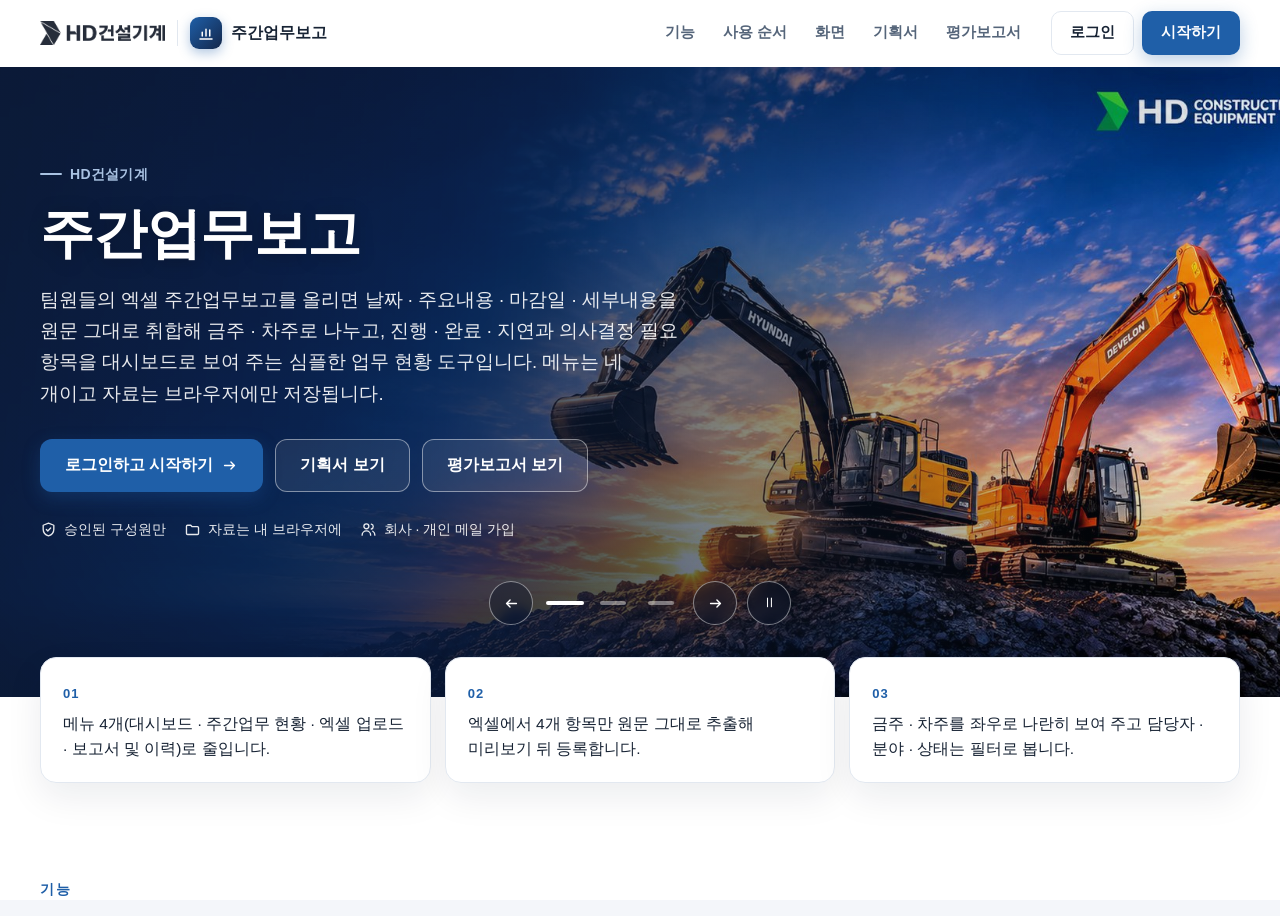
<file: index.html>
<!DOCTYPE html>
<html lang="ko">
<head>
<meta charset="UTF-8">
<meta name="viewport" content="width=device-width, initial-scale=1.0">
<title>주간업무보고 — 엑셀 취합 · 금주/차주 현황</title>
<!-- seo-kit: 검색 · 공유 미리보기(주소를 옮기면 이 묶음의 주소를 내 주소로) -->
<link rel="canonical" href="https://build-2611-10.jobability.co.kr/">
<meta name="robots" content="index,follow">
<meta property="og:type" content="website">
<meta property="og:site_name" content="HD건설기계">
<meta property="og:title" content="HD건설기계 · 주간업무보고">
<meta property="og:description" content="팀원들의 엑셀 주간업무보고를 올리면 날짜 · 주요내용 · 마감일 · 세부내용을 원문 그대로 취합해 금주 · 차주로 나누고, 진행 · 완료 · 지연과 의사결정 필요 항목을 대시보드로 보여 주는 심플한 업무 현황 도구입니다. 메뉴는 네 개이고 자료는 브라우저에만 저장됩니다.">
<meta property="og:url" content="https://build-2611-10.jobability.co.kr/">
<meta property="og:image" content="https://build-2611-10.jobability.co.kr/og-image.png?v=2">
<meta property="og:image:secure_url" content="https://build-2611-10.jobability.co.kr/og-image.png?v=2">
<meta property="og:image:type" content="image/png">
<meta property="og:image:width" content="1200">
<meta property="og:image:height" content="630">
<meta property="og:image:alt" content="주간업무보고">
<meta property="og:locale" content="ko_KR">
<meta name="twitter:card" content="summary_large_image">
<meta name="twitter:title" content="HD건설기계 · 주간업무보고">
<meta name="twitter:description" content="팀원들의 엑셀 주간업무보고를 올리면 날짜 · 주요내용 · 마감일 · 세부내용을 원문 그대로 취합해 금주 · 차주로 나누고, 진행 · 완료 · 지연과 의사결정 필요 항목을 대시보드로 보여 주는 심플한 업무 현황 도구입니다. 메뉴는 네 개이고 자료는 브라우저에만 저장됩니다.">
<meta name="twitter:image" content="https://build-2611-10.jobability.co.kr/og-image.png?v=2">
<!-- /seo-kit -->
<meta name="description" content="팀원들의 엑셀 주간업무보고를 올리면 날짜 · 주요내용 · 마감일 · 세부내용을 원문 그대로 취합해 금주 · 차주로 나누고, 진행 · 완료 · 지연과 의사결정 필요 항목을 대시보드로 보여 주는 심플한 업무 현황 도구입니다. 메뉴는 네 개이고 자료는 브라우저에만 저장됩니다.">
<link rel="icon" href="favicon.svg" type="image/svg+xml">
<link rel="stylesheet" href="css/weekly.css?v=2.2b">
<!-- auth-kit: 로그인 전에는 도구 화면을 감춘다(js/auth.js 가 판정 뒤 푼다) -->
<script>document.documentElement.classList.add('auth-lock')</script>
<link rel="stylesheet" href="css/auth.css?v=2026-11-13.13">
<link rel="stylesheet" href="css/board.css?v=2026-11-13.13">
<link rel="stylesheet" href="css/kit-build.css?v=2026-11-13.13">
<!-- /auth-kit -->
</head>
<body>
<div id="app">
  <aside>
    <h1>주간업무보고</h1>
    <nav id="nav" aria-label="메뉴">
      <button data-p="dash">대시보드</button>
      <button data-p="status">주간업무 현황</button>
      <button data-p="upload">엑셀 업로드</button>
      <button data-p="hist">보고서 및 이력</button>
    </nav>
    <div class="side-foot">
      <button class="sbtn" id="sb-sample" data-act="clear-sample" hidden>샘플 데이터 삭제</button>
      <a class="sbtn" href="guide.html">사용법</a>
      <a class="sbtn" href="plan.html">기획서</a>
      <small>build-2611-10 · 기획 김수준<br>자료는 이 브라우저에만 저장됩니다</small>
    </div>
  </aside>
  <main>
    <div id="view"><div class="card"><b>불러오는 중입니다</b><p class="em">저장해 둔 업무를 읽고 있습니다.</p></div></div>
  </main>
</div>
<div id="toast" hidden></div>
<input type="file" id="fileany" hidden>
<script src="lib/xlsx.full.min.js"></script>
<script src="js/weekly.js?v=2.2b"></script>
<script src="js/app.js?v=2.2b"></script>
<!-- auth-kit: 로그인 · 사용 신청 · 승인 · 게시판(키트 정본 data10-00/kit/auth, 적용 build-2611-00/tools/kit) -->
<script src="vendor/supabase.js?v=2026-11-13.13"></script>
<script src="js/auth-config.js?v=2026-11-13.13"></script>
<script src="js/kit-build.js?v=2026-11-13.13"></script>
<script src="js/board.js?v=2026-11-13.13"></script>
<script src="js/auth.js?v=2026-11-13.13"></script>
<!-- /auth-kit -->
</body>
</html>
</file>
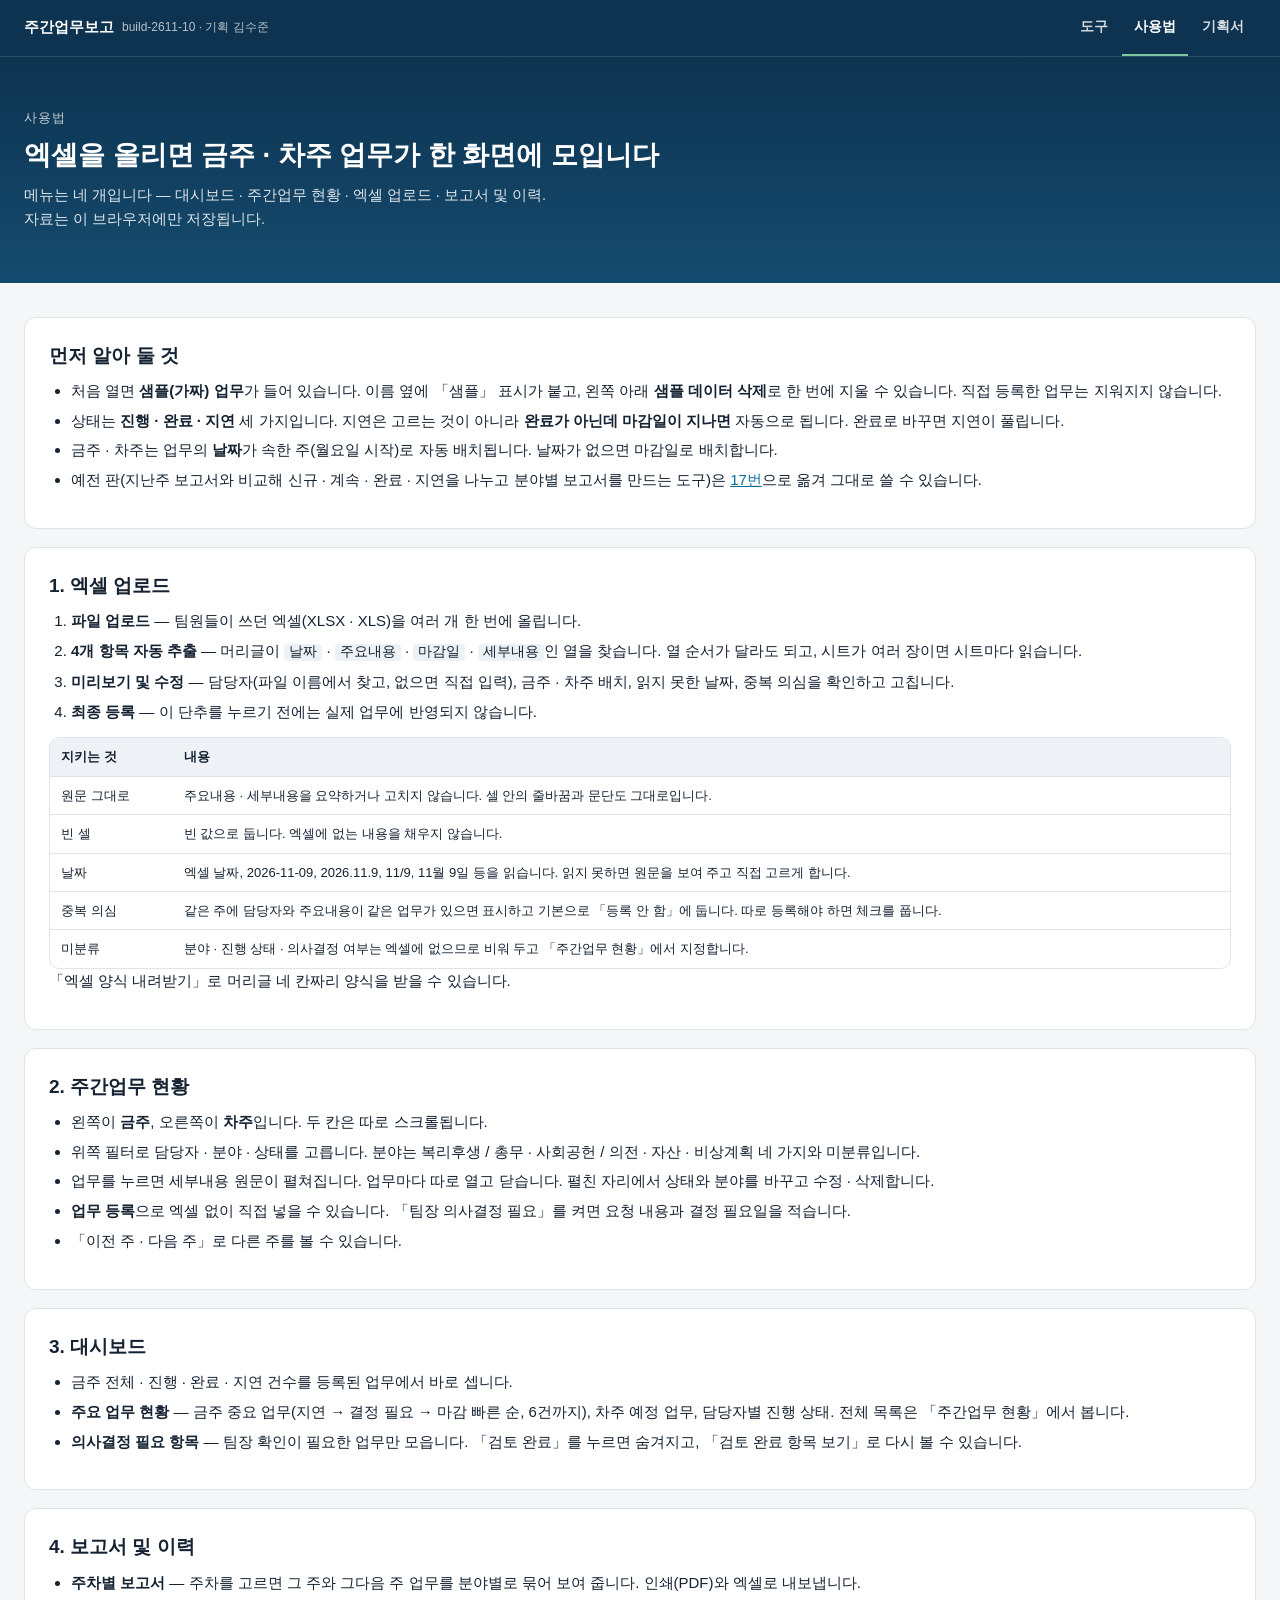
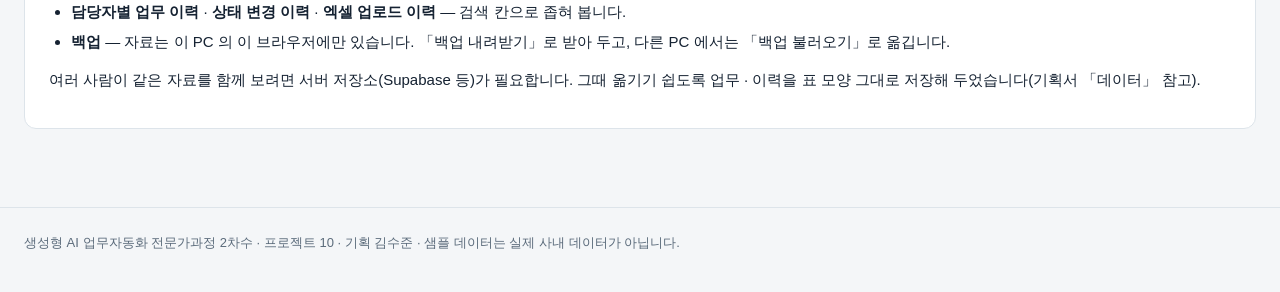
<file: guide.html>
<!DOCTYPE html>
<html lang="ko">
<head>
<meta charset="UTF-8">
<meta name="viewport" content="width=device-width, initial-scale=1.0">
<title>사용법 — 주간업무보고</title>
<!-- seo-kit: 검색 · 공유 미리보기(주소를 옮기면 이 묶음의 주소를 내 주소로) -->
<link rel="canonical" href="https://build-2611-10.jobability.co.kr/guide.html">
<meta name="robots" content="index,follow">
<meta property="og:type" content="website">
<meta property="og:site_name" content="HD건설기계">
<meta property="og:title" content="사용법 — 주간업무보고">
<meta property="og:description" content="팀원들의 엑셀 주간업무보고를 올리면 날짜 · 주요내용 · 마감일 · 세부내용을 원문 그대로 취합해 금주 · 차주로 나누고, 진행 · 완료 · 지연과 의사결정 필요 항목을 대시보드로 보여 주는 심플한 업무 현황 도구입니다. 메뉴는 네 개이고 자료는 브라우저에만 저장됩니다.">
<meta property="og:url" content="https://build-2611-10.jobability.co.kr/guide.html">
<meta property="og:image" content="https://build-2611-10.jobability.co.kr/og-image.png?v=2">
<meta property="og:image:secure_url" content="https://build-2611-10.jobability.co.kr/og-image.png?v=2">
<meta property="og:image:type" content="image/png">
<meta property="og:image:width" content="1200">
<meta property="og:image:height" content="630">
<meta property="og:image:alt" content="주간업무보고">
<meta property="og:locale" content="ko_KR">
<meta name="twitter:card" content="summary_large_image">
<meta name="twitter:title" content="사용법 — 주간업무보고">
<meta name="twitter:description" content="팀원들의 엑셀 주간업무보고를 올리면 날짜 · 주요내용 · 마감일 · 세부내용을 원문 그대로 취합해 금주 · 차주로 나누고, 진행 · 완료 · 지연과 의사결정 필요 항목을 대시보드로 보여 주는 심플한 업무 현황 도구입니다. 메뉴는 네 개이고 자료는 브라우저에만 저장됩니다.">
<meta name="twitter:image" content="https://build-2611-10.jobability.co.kr/og-image.png?v=2">
<!-- /seo-kit -->
<link rel="icon" href="favicon.svg" type="image/svg+xml">
<link rel="stylesheet" href="css/style.css?v=2.0b">
<link rel="stylesheet" href="css/app.css?v=2.0b">
</head>
<body>
<nav class="topnav" aria-label="주요 메뉴">
  <div class="topnav-inner">
    <a class="topnav-brand" href="index.html">주간업무보고 <small>build-2611-10 · 기획 김수준</small></a>
    <ul class="topnav-links">
      <li><a href="index.html">도구</a></li>
      <li><a href="guide.html" class="active" aria-current="page">사용법</a></li>
      <li><a href="plan.html">기획서</a></li>
    </ul>
  </div>
</nav>
<header class="hero"><div class="wrap">
  <div class="eyebrow">사용법</div>
  <h1>엑셀을 올리면 금주 · 차주 업무가 한 화면에 모입니다</h1>
  <p>메뉴는 네 개입니다 — 대시보드 · 주간업무 현황 · 엑셀 업로드 · 보고서 및 이력. 자료는 이 브라우저에만 저장됩니다.</p>
</div></header>
<main><div class="wrap doc">

<div class="card">
  <h2 style="margin-top:0">먼저 알아 둘 것</h2>
  <ul>
    <li>처음 열면 <b>샘플(가짜) 업무</b>가 들어 있습니다. 이름 옆에 「샘플」 표시가 붙고, 왼쪽 아래 <b>샘플 데이터 삭제</b>로 한 번에 지울 수 있습니다. 직접 등록한 업무는 지워지지 않습니다.</li>
    <li>상태는 <b>진행 · 완료 · 지연</b> 세 가지입니다. 지연은 고르는 것이 아니라 <b>완료가 아닌데 마감일이 지나면</b> 자동으로 됩니다. 완료로 바꾸면 지연이 풀립니다.</li>
    <li>금주 · 차주는 업무의 <b>날짜</b>가 속한 주(월요일 시작)로 자동 배치됩니다. 날짜가 없으면 마감일로 배치합니다.</li>
    <li>예전 판(지난주 보고서와 비교해 신규 · 계속 · 완료 · 지연을 나누고 분야별 보고서를 만드는 도구)은 <a href="https://build-2611-17.jobability.co.kr/">17번</a>으로 옮겨 그대로 쓸 수 있습니다.</li>
  </ul>
</div>

<div class="card">
  <h2 style="margin-top:0">1. 엑셀 업로드</h2>
  <ol>
    <li><b>파일 업로드</b> — 팀원들이 쓰던 엑셀(XLSX · XLS)을 여러 개 한 번에 올립니다.</li>
    <li><b>4개 항목 자동 추출</b> — 머리글이 <code>날짜</code> · <code>주요내용</code> · <code>마감일</code> · <code>세부내용</code>인 열을 찾습니다. 열 순서가 달라도 되고, 시트가 여러 장이면 시트마다 읽습니다.</li>
    <li><b>미리보기 및 수정</b> — 담당자(파일 이름에서 찾고, 없으면 직접 입력), 금주 · 차주 배치, 읽지 못한 날짜, 중복 의심을 확인하고 고칩니다.</li>
    <li><b>최종 등록</b> — 이 단추를 누르기 전에는 실제 업무에 반영되지 않습니다.</li>
  </ol>
  <div class="tablewrap"><table>
    <thead><tr><th>지키는 것</th><th>내용</th></tr></thead>
    <tbody>
      <tr><td>원문 그대로</td><td>주요내용 · 세부내용을 요약하거나 고치지 않습니다. 셀 안의 줄바꿈과 문단도 그대로입니다.</td></tr>
      <tr><td>빈 셀</td><td>빈 값으로 둡니다. 엑셀에 없는 내용을 채우지 않습니다.</td></tr>
      <tr><td>날짜</td><td>엑셀 날짜, 2026-11-09, 2026.11.9, 11/9, 11월 9일 등을 읽습니다. 읽지 못하면 원문을 보여 주고 직접 고르게 합니다.</td></tr>
      <tr><td>중복 의심</td><td>같은 주에 담당자와 주요내용이 같은 업무가 있으면 표시하고 기본으로 「등록 안 함」에 둡니다. 따로 등록해야 하면 체크를 풉니다.</td></tr>
      <tr><td>미분류</td><td>분야 · 진행 상태 · 의사결정 여부는 엑셀에 없으므로 비워 두고 「주간업무 현황」에서 지정합니다.</td></tr>
    </tbody></table></div>
  <p>「엑셀 양식 내려받기」로 머리글 네 칸짜리 양식을 받을 수 있습니다.</p>
</div>

<div class="card">
  <h2 style="margin-top:0">2. 주간업무 현황</h2>
  <ul>
    <li>왼쪽이 <b>금주</b>, 오른쪽이 <b>차주</b>입니다. 두 칸은 따로 스크롤됩니다.</li>
    <li>위쪽 필터로 담당자 · 분야 · 상태를 고릅니다. 분야는 복리후생 / 총무 · 사회공헌 / 의전 · 자산 · 비상계획 네 가지와 미분류입니다.</li>
    <li>업무를 누르면 세부내용 원문이 펼쳐집니다. 업무마다 따로 열고 닫습니다. 펼친 자리에서 상태와 분야를 바꾸고 수정 · 삭제합니다.</li>
    <li><b>업무 등록</b>으로 엑셀 없이 직접 넣을 수 있습니다. 「팀장 의사결정 필요」를 켜면 요청 내용과 결정 필요일을 적습니다.</li>
    <li>「이전 주 · 다음 주」로 다른 주를 볼 수 있습니다.</li>
  </ul>
</div>

<div class="card">
  <h2 style="margin-top:0">3. 대시보드</h2>
  <ul>
    <li>금주 전체 · 진행 · 완료 · 지연 건수를 등록된 업무에서 바로 셉니다.</li>
    <li><b>주요 업무 현황</b> — 금주 중요 업무(지연 → 결정 필요 → 마감 빠른 순, 6건까지), 차주 예정 업무, 담당자별 진행 상태. 전체 목록은 「주간업무 현황」에서 봅니다.</li>
    <li><b>의사결정 필요 항목</b> — 팀장 확인이 필요한 업무만 모읍니다. 「검토 완료」를 누르면 숨겨지고, 「검토 완료 항목 보기」로 다시 볼 수 있습니다.</li>
  </ul>
</div>

<div class="card">
  <h2 style="margin-top:0">4. 보고서 및 이력</h2>
  <ul>
    <li><b>주차별 보고서</b> — 주차를 고르면 그 주와 그다음 주 업무를 분야별로 묶어 보여 줍니다. 인쇄(PDF)와 엑셀로 내보냅니다.</li>
    <li><b>담당자별 업무 이력</b> · <b>상태 변경 이력</b> · <b>엑셀 업로드 이력</b> — 검색 칸으로 좁혀 봅니다.</li>
    <li><b>백업</b> — 자료는 이 PC 의 이 브라우저에만 있습니다. 「백업 내려받기」로 받아 두고, 다른 PC 에서는 「백업 불러오기」로 옮깁니다.</li>
  </ul>
  <p>여러 사람이 같은 자료를 함께 보려면 서버 저장소(Supabase 등)가 필요합니다. 그때 옮기기 쉽도록 업무 · 이력을 표 모양 그대로 저장해 두었습니다(기획서 「데이터」 참고).</p>
</div>

</div></main>
<footer><div class="wrap">생성형 AI 업무자동화 전문가과정 2차수 · 프로젝트 10 · 기획 김수준 · 샘플 데이터는 실제 사내 데이터가 아닙니다.</div></footer>
</body>
</html>
</file>
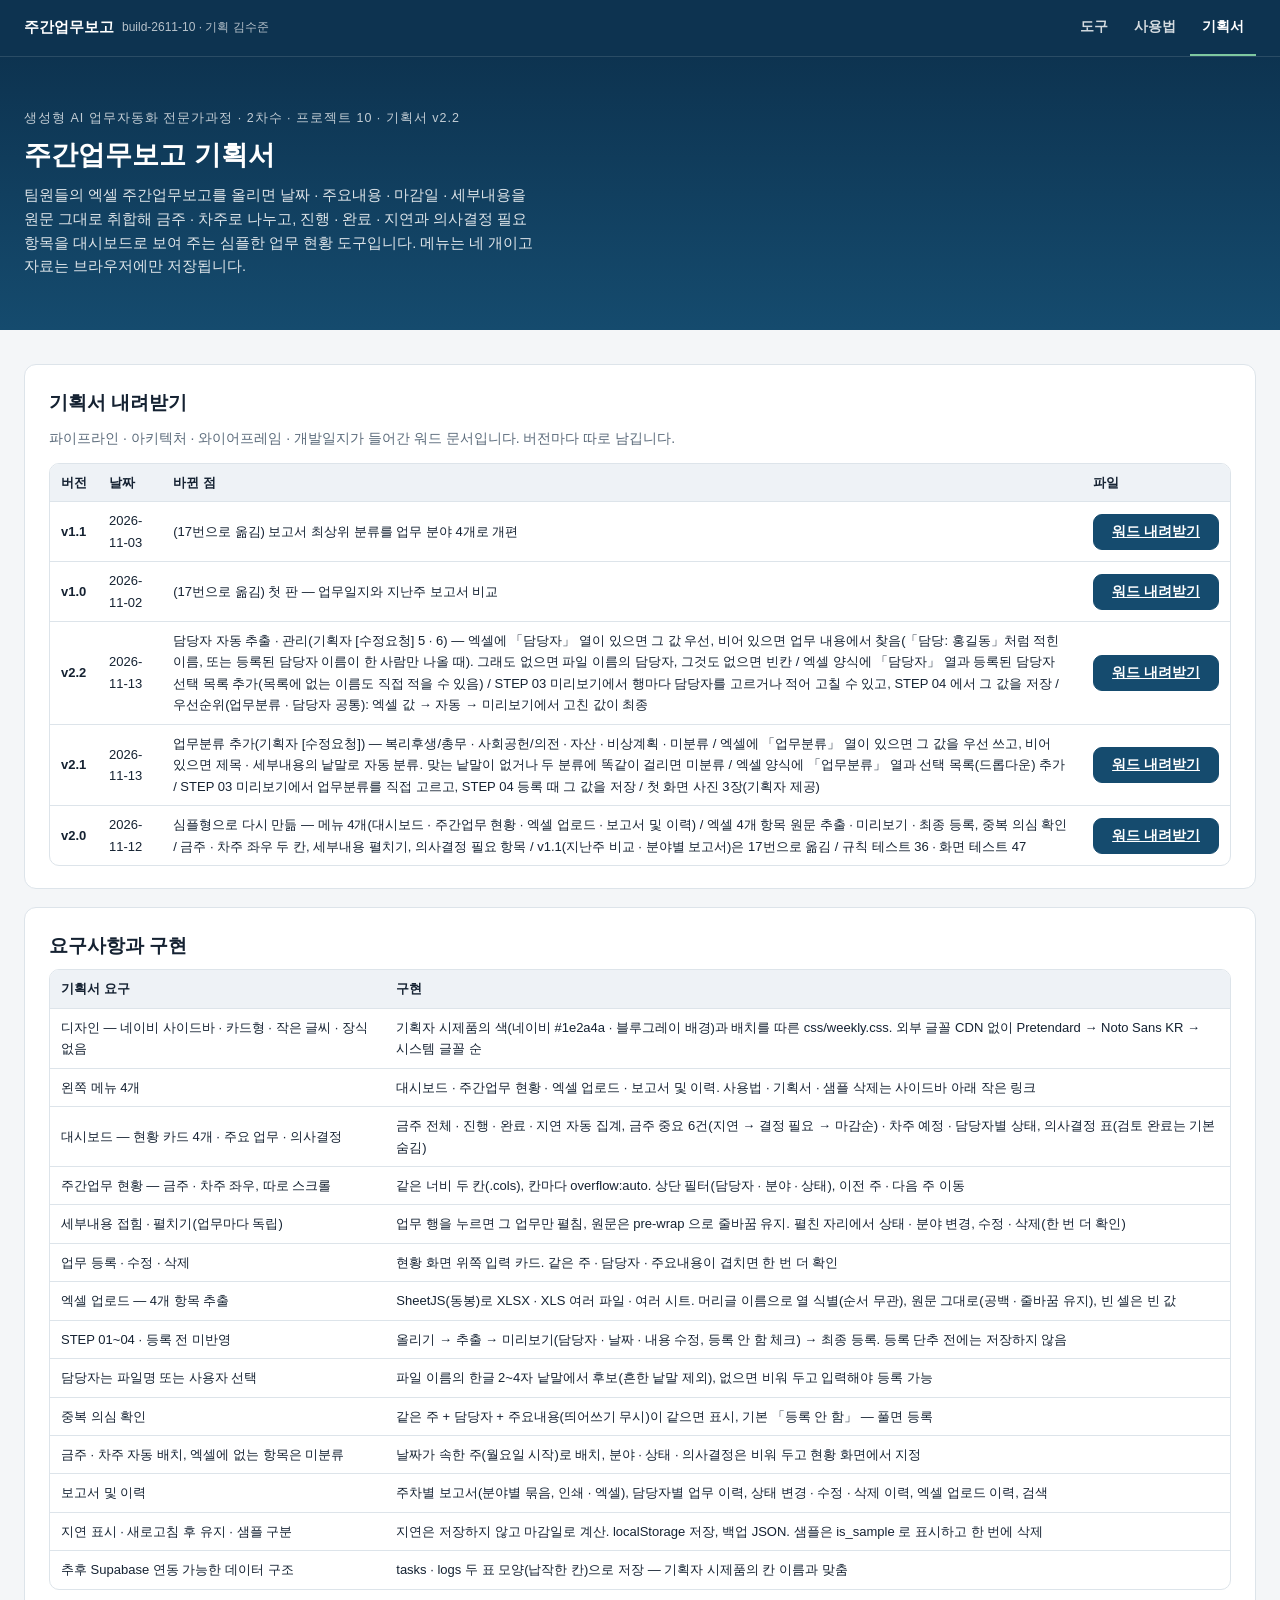
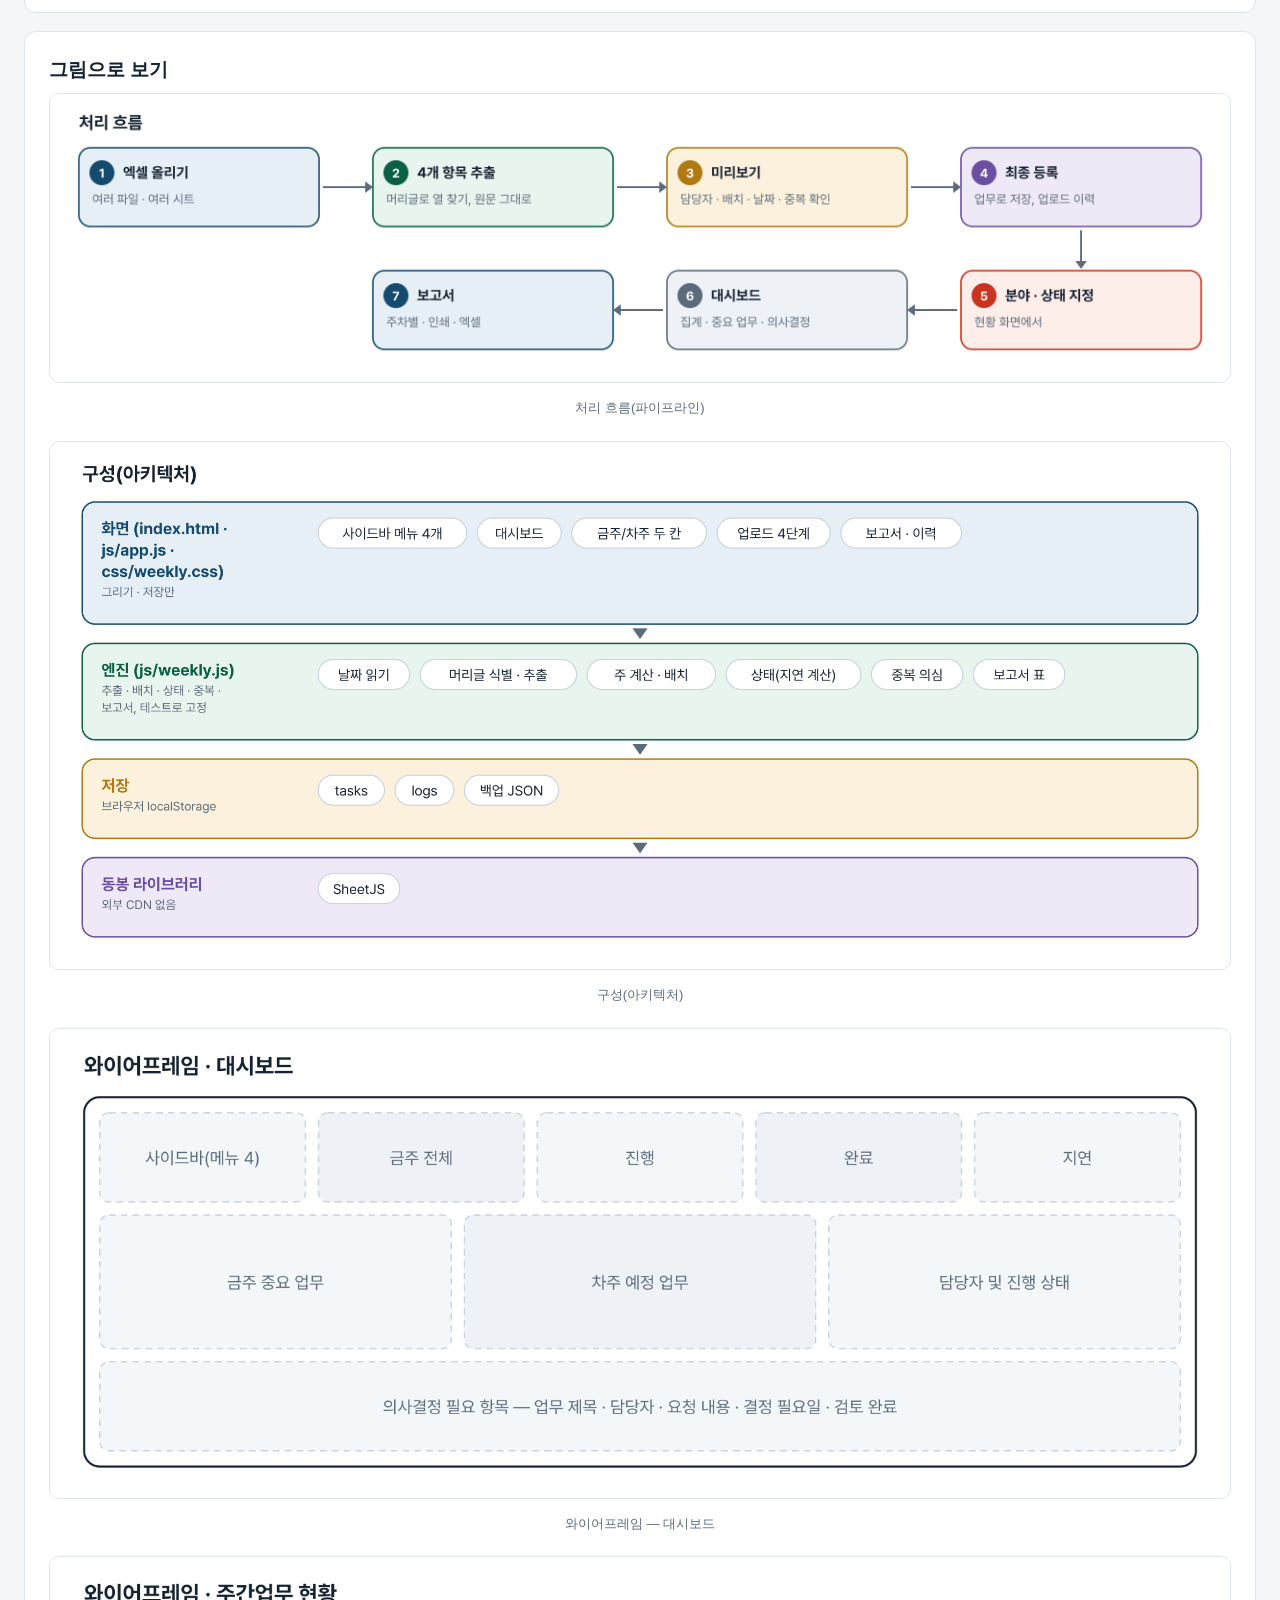
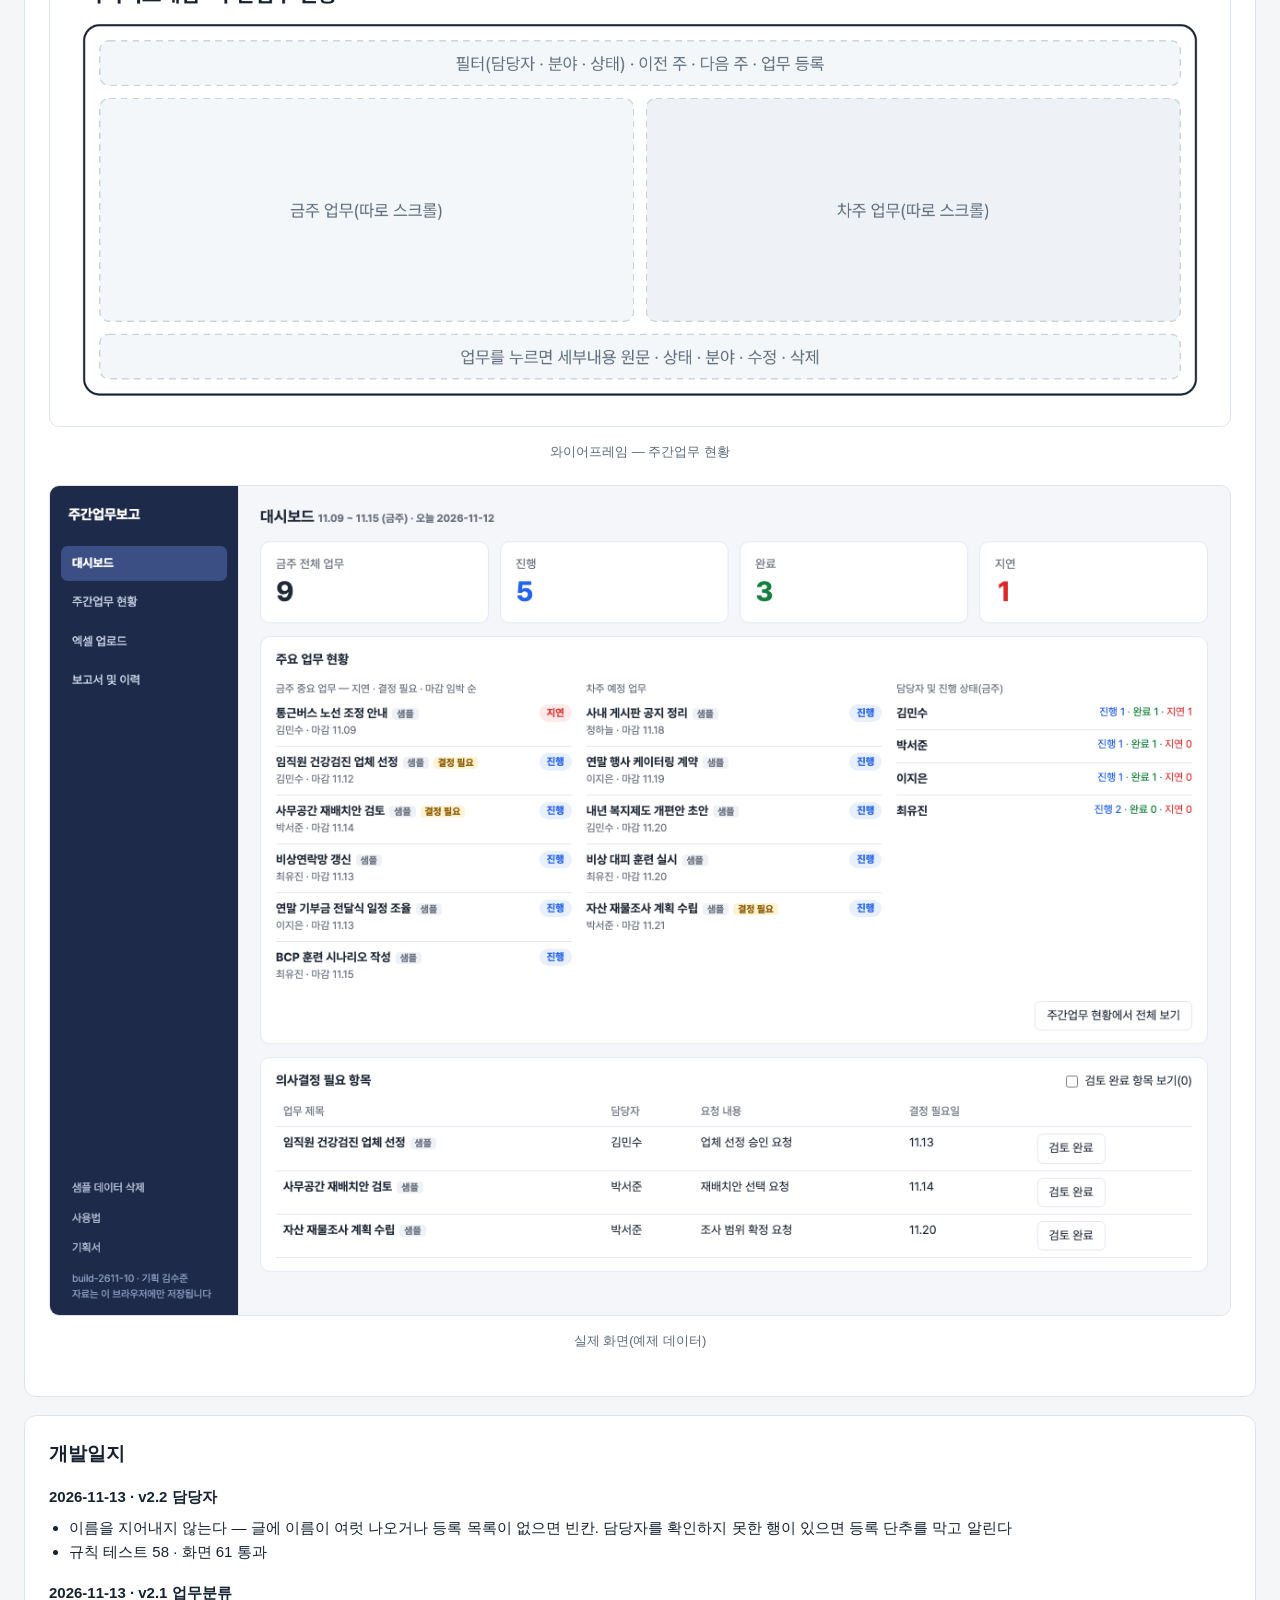
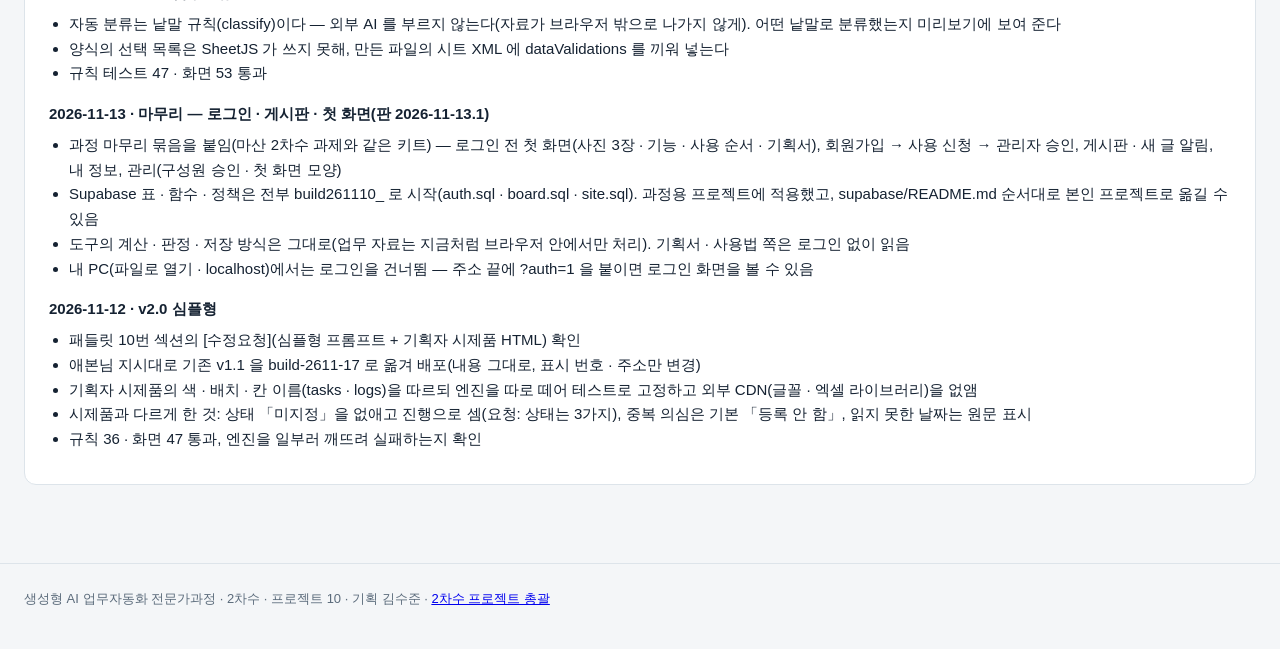
<file: plan.html>
<!DOCTYPE html>
<html lang="ko">
<head>
<meta charset="UTF-8">
<meta name="viewport" content="width=device-width, initial-scale=1.0">
<title>기획서 — 주간업무보고</title>
<!-- seo-kit: 검색 · 공유 미리보기(주소를 옮기면 이 묶음의 주소를 내 주소로) -->
<link rel="canonical" href="https://build-2611-10.jobability.co.kr/plan.html">
<meta name="robots" content="index,follow">
<meta property="og:type" content="website">
<meta property="og:site_name" content="HD건설기계">
<meta property="og:title" content="기획서 — 주간업무보고">
<meta property="og:description" content="팀원들의 엑셀 주간업무보고를 올리면 날짜 · 주요내용 · 마감일 · 세부내용을 원문 그대로 취합해 금주 · 차주로 나누고, 진행 · 완료 · 지연과 의사결정 필요 항목을 대시보드로 보여 주는 심플한 업무 현황 도구입니다. 메뉴는 네 개이고 자료는 브라우저에만 저장됩니다.">
<meta property="og:url" content="https://build-2611-10.jobability.co.kr/plan.html">
<meta property="og:image" content="https://build-2611-10.jobability.co.kr/og-image.png?v=2">
<meta property="og:image:secure_url" content="https://build-2611-10.jobability.co.kr/og-image.png?v=2">
<meta property="og:image:type" content="image/png">
<meta property="og:image:width" content="1200">
<meta property="og:image:height" content="630">
<meta property="og:image:alt" content="주간업무보고">
<meta property="og:locale" content="ko_KR">
<meta name="twitter:card" content="summary_large_image">
<meta name="twitter:title" content="기획서 — 주간업무보고">
<meta name="twitter:description" content="팀원들의 엑셀 주간업무보고를 올리면 날짜 · 주요내용 · 마감일 · 세부내용을 원문 그대로 취합해 금주 · 차주로 나누고, 진행 · 완료 · 지연과 의사결정 필요 항목을 대시보드로 보여 주는 심플한 업무 현황 도구입니다. 메뉴는 네 개이고 자료는 브라우저에만 저장됩니다.">
<meta name="twitter:image" content="https://build-2611-10.jobability.co.kr/og-image.png?v=2">
<!-- /seo-kit -->
<link rel="icon" href="favicon.svg" type="image/svg+xml">
<link rel="stylesheet" href="css/style.css">
<style>
.plan-figs figure{margin:0 0 22px;} .plan-figs img{width:100%;height:auto;border:1px solid var(--line);border-radius:10px;background:#fff;}
.plan-figs figcaption{font-size:13px;color:var(--sub);text-align:center;margin-top:6px;}
.plan td{white-space:normal;} .plan td .btn{min-height:36px;white-space:nowrap;}
h3{font-size:15px;margin:16px 0 6px;} main ul{margin:0 0 10px 20px;}
</style>
</head>
<body>
<nav class="topnav" aria-label="주요 메뉴">
  <div class="topnav-inner">
    <a class="topnav-brand" href="index.html">주간업무보고 <small>build-2611-10 · 기획 김수준</small></a>
    <ul class="topnav-links">
      <li><a href="index.html">도구</a></li>
      <li><a href="guide.html">사용법</a></li>
      <li><a href="plan.html" class="active" aria-current="page">기획서</a></li>
    </ul>
  </div>
</nav>
<header class="hero"><div class="wrap">
  <div class="eyebrow">생성형 AI 업무자동화 전문가과정 · 2차수 · 프로젝트 10 · 기획서 v2.2</div>
  <h1>주간업무보고 기획서</h1>
  <p>팀원들의 엑셀 주간업무보고를 올리면 날짜 · 주요내용 · 마감일 · 세부내용을 원문 그대로 취합해 금주 · 차주로 나누고, 진행 · 완료 · 지연과 의사결정 필요 항목을 대시보드로 보여 주는 심플한 업무 현황 도구입니다. 메뉴는 네 개이고 자료는 브라우저에만 저장됩니다.</p>
</div></header>
<main><div class="wrap">
<div class="card">
  <h2 style="margin-top:0">기획서 내려받기</h2>
  <p class="sub">파이프라인 · 아키텍처 · 와이어프레임 · 개발일지가 들어간 워드 문서입니다. 버전마다 따로 남깁니다.</p>
  <div class="tablewrap plan"><table><thead><tr><th>버전</th><th>날짜</th><th>바뀐 점</th><th>파일</th></tr></thead><tbody><tr><td><b>v1.1</b></td><td>2026-11-03</td><td>(17번으로 옮김) 보고서 최상위 분류를 업무 분야 4개로 개편</td><td><a class="btn primary" href="docs/기획서/build-2611-10_김수준_주간업무보고자동생성_기획서_v1.1.docx" download>워드 내려받기</a></td></tr><tr><td><b>v1.0</b></td><td>2026-11-02</td><td>(17번으로 옮김) 첫 판 — 업무일지와 지난주 보고서 비교</td><td><a class="btn primary" href="docs/기획서/build-2611-10_김수준_주간업무보고자동생성_기획서_v1.0.docx" download>워드 내려받기</a></td></tr><tr><td><b>v2.2</b></td><td>2026-11-13</td><td>담당자 자동 추출 · 관리(기획자 [수정요청] 5 · 6) — 엑셀에 「담당자」 열이 있으면 그 값 우선, 비어 있으면 업무 내용에서 찾음(「담당: 홍길동」처럼 적힌 이름, 또는 등록된 담당자 이름이 한 사람만 나올 때). 그래도 없으면 파일 이름의 담당자, 그것도 없으면 빈칸 / 엑셀 양식에 「담당자」 열과 등록된 담당자 선택 목록 추가(목록에 없는 이름도 직접 적을 수 있음) / STEP 03 미리보기에서 행마다 담당자를 고르거나 적어 고칠 수 있고, STEP 04 에서 그 값을 저장 / 우선순위(업무분류 · 담당자 공통): 엑셀 값 → 자동 → 미리보기에서 고친 값이 최종</td><td><a class="btn primary" href="docs/기획서/build-2611-10_김수준_주간업무보고_기획서_v2.2.docx" download>워드 내려받기</a></td></tr><tr><td><b>v2.1</b></td><td>2026-11-13</td><td>업무분류 추가(기획자 [수정요청]) — 복리후생/총무 · 사회공헌/의전 · 자산 · 비상계획 · 미분류 / 엑셀에 「업무분류」 열이 있으면 그 값을 우선 쓰고, 비어 있으면 제목 · 세부내용의 낱말로 자동 분류. 맞는 낱말이 없거나 두 분류에 똑같이 걸리면 미분류 / 엑셀 양식에 「업무분류」 열과 선택 목록(드롭다운) 추가 / STEP 03 미리보기에서 업무분류를 직접 고르고, STEP 04 등록 때 그 값을 저장 / 첫 화면 사진 3장(기획자 제공)</td><td><a class="btn primary" href="docs/기획서/build-2611-10_김수준_주간업무보고_기획서_v2.1.docx" download>워드 내려받기</a></td></tr><tr><td><b>v2.0</b></td><td>2026-11-12</td><td>심플형으로 다시 만듦 — 메뉴 4개(대시보드 · 주간업무 현황 · 엑셀 업로드 · 보고서 및 이력) / 엑셀 4개 항목 원문 추출 · 미리보기 · 최종 등록, 중복 의심 확인 / 금주 · 차주 좌우 두 칸, 세부내용 펼치기, 의사결정 필요 항목 / v1.1(지난주 비교 · 분야별 보고서)은 17번으로 옮김 / 규칙 테스트 36 · 화면 테스트 47</td><td><a class="btn primary" href="docs/기획서/build-2611-10_김수준_주간업무보고_기획서_v2.0.docx" download>워드 내려받기</a></td></tr></tbody></table></div>
</div>
<div class="card plan">
  <h2 style="margin-top:0">요구사항과 구현</h2>
  <div class="tablewrap"><table><thead><tr><th>기획서 요구</th><th>구현</th></tr></thead><tbody><tr><td>디자인 — 네이비 사이드바 · 카드형 · 작은 글씨 · 장식 없음</td><td>기획자 시제품의 색(네이비 #1e2a4a · 블루그레이 배경)과 배치를 따른 css/weekly.css. 외부 글꼴 CDN 없이 Pretendard → Noto Sans KR → 시스템 글꼴 순</td></tr><tr><td>왼쪽 메뉴 4개</td><td>대시보드 · 주간업무 현황 · 엑셀 업로드 · 보고서 및 이력. 사용법 · 기획서 · 샘플 삭제는 사이드바 아래 작은 링크</td></tr><tr><td>대시보드 — 현황 카드 4개 · 주요 업무 · 의사결정</td><td>금주 전체 · 진행 · 완료 · 지연 자동 집계, 금주 중요 6건(지연 → 결정 필요 → 마감순) · 차주 예정 · 담당자별 상태, 의사결정 표(검토 완료는 기본 숨김)</td></tr><tr><td>주간업무 현황 — 금주 · 차주 좌우, 따로 스크롤</td><td>같은 너비 두 칸(.cols), 칸마다 overflow:auto. 상단 필터(담당자 · 분야 · 상태), 이전 주 · 다음 주 이동</td></tr><tr><td>세부내용 접힘 · 펼치기(업무마다 독립)</td><td>업무 행을 누르면 그 업무만 펼침, 원문은 pre-wrap 으로 줄바꿈 유지. 펼친 자리에서 상태 · 분야 변경, 수정 · 삭제(한 번 더 확인)</td></tr><tr><td>업무 등록 · 수정 · 삭제</td><td>현황 화면 위쪽 입력 카드. 같은 주 · 담당자 · 주요내용이 겹치면 한 번 더 확인</td></tr><tr><td>엑셀 업로드 — 4개 항목 추출</td><td>SheetJS(동봉)로 XLSX · XLS 여러 파일 · 여러 시트. 머리글 이름으로 열 식별(순서 무관), 원문 그대로(공백 · 줄바꿈 유지), 빈 셀은 빈 값</td></tr><tr><td>STEP 01~04 · 등록 전 미반영</td><td>올리기 → 추출 → 미리보기(담당자 · 날짜 · 내용 수정, 등록 안 함 체크) → 최종 등록. 등록 단추 전에는 저장하지 않음</td></tr><tr><td>담당자는 파일명 또는 사용자 선택</td><td>파일 이름의 한글 2~4자 낱말에서 후보(흔한 낱말 제외), 없으면 비워 두고 입력해야 등록 가능</td></tr><tr><td>중복 의심 확인</td><td>같은 주 + 담당자 + 주요내용(띄어쓰기 무시)이 같으면 표시, 기본 「등록 안 함」 — 풀면 등록</td></tr><tr><td>금주 · 차주 자동 배치, 엑셀에 없는 항목은 미분류</td><td>날짜가 속한 주(월요일 시작)로 배치, 분야 · 상태 · 의사결정은 비워 두고 현황 화면에서 지정</td></tr><tr><td>보고서 및 이력</td><td>주차별 보고서(분야별 묶음, 인쇄 · 엑셀), 담당자별 업무 이력, 상태 변경 · 수정 · 삭제 이력, 엑셀 업로드 이력, 검색</td></tr><tr><td>지연 표시 · 새로고침 후 유지 · 샘플 구분</td><td>지연은 저장하지 않고 마감일로 계산. localStorage 저장, 백업 JSON. 샘플은 is_sample 로 표시하고 한 번에 삭제</td></tr><tr><td>추후 Supabase 연동 가능한 데이터 구조</td><td>tasks · logs 두 표 모양(납작한 칸)으로 저장 — 기획자 시제품의 칸 이름과 맞춤</td></tr></tbody></table></div>
</div>
<div class="card plan-figs"><h2 style="margin-top:0">그림으로 보기</h2><figure><img src="docs/img/pipeline.png" alt="처리 흐름(파이프라인)" loading="lazy"><figcaption>처리 흐름(파이프라인)</figcaption></figure><figure><img src="docs/img/architecture.png" alt="구성(아키텍처)" loading="lazy"><figcaption>구성(아키텍처)</figcaption></figure><figure><img src="docs/img/wireframe-1.png" alt="와이어프레임 — 대시보드" loading="lazy"><figcaption>와이어프레임 — 대시보드</figcaption></figure><figure><img src="docs/img/wireframe-2.png" alt="와이어프레임 — 주간업무 현황" loading="lazy"><figcaption>와이어프레임 — 주간업무 현황</figcaption></figure><figure><img src="docs/img/screen.png" alt="실제 화면(예제 데이터)" loading="lazy"><figcaption>실제 화면(예제 데이터)</figcaption></figure></div>
<div class="card"><h2 style="margin-top:0">개발일지</h2><h3>2026-11-13 · v2.2 담당자</h3><ul><li>이름을 지어내지 않는다 — 글에 이름이 여럿 나오거나 등록 목록이 없으면 빈칸. 담당자를 확인하지 못한 행이 있으면 등록 단추를 막고 알린다</li><li>규칙 테스트 58 · 화면 61 통과</li></ul><h3>2026-11-13 · v2.1 업무분류</h3><ul><li>자동 분류는 낱말 규칙(classify)이다 — 외부 AI 를 부르지 않는다(자료가 브라우저 밖으로 나가지 않게). 어떤 낱말로 분류했는지 미리보기에 보여 준다</li><li>양식의 선택 목록은 SheetJS 가 쓰지 못해, 만든 파일의 시트 XML 에 dataValidations 를 끼워 넣는다</li><li>규칙 테스트 47 · 화면 53 통과</li></ul><h3>2026-11-13 · 마무리 — 로그인 · 게시판 · 첫 화면(판 2026-11-13.1)</h3><ul><li>과정 마무리 묶음을 붙임(마산 2차수 과제와 같은 키트) — 로그인 전 첫 화면(사진 3장 · 기능 · 사용 순서 · 기획서), 회원가입 → 사용 신청 → 관리자 승인, 게시판 · 새 글 알림, 내 정보, 관리(구성원 승인 · 첫 화면 모양)</li><li>Supabase 표 · 함수 · 정책은 전부 build261110_ 로 시작(auth.sql · board.sql · site.sql). 과정용 프로젝트에 적용했고, supabase/README.md 순서대로 본인 프로젝트로 옮길 수 있음</li><li>도구의 계산 · 판정 · 저장 방식은 그대로(업무 자료는 지금처럼 브라우저 안에서만 처리). 기획서 · 사용법 쪽은 로그인 없이 읽음</li><li>내 PC(파일로 열기 · localhost)에서는 로그인을 건너뜀 — 주소 끝에 ?auth=1 을 붙이면 로그인 화면을 볼 수 있음</li></ul><h3>2026-11-12 · v2.0 심플형</h3><ul><li>패들릿 10번 섹션의 [수정요청](심플형 프롬프트 + 기획자 시제품 HTML) 확인</li><li>애본님 지시대로 기존 v1.1 을 build-2611-17 로 옮겨 배포(내용 그대로, 표시 번호 · 주소만 변경)</li><li>기획자 시제품의 색 · 배치 · 칸 이름(tasks · logs)을 따르되 엔진을 따로 떼어 테스트로 고정하고 외부 CDN(글꼴 · 엑셀 라이브러리)을 없앰</li><li>시제품과 다르게 한 것: 상태 「미지정」을 없애고 진행으로 셈(요청: 상태는 3가지), 중복 의심은 기본 「등록 안 함」, 읽지 못한 날짜는 원문 표시</li><li>규칙 36 · 화면 47 통과, 엔진을 일부러 깨뜨려 실패하는지 확인</li></ul></div>
</div></main>
<footer><div class="wrap">생성형 AI 업무자동화 전문가과정 · 2차수 · 프로젝트 10 · 기획 김수준 · <a href="https://build-2611-00.jobability.co.kr/">2차수 프로젝트 총괄</a></div></footer>
</body>
</html>
</file>
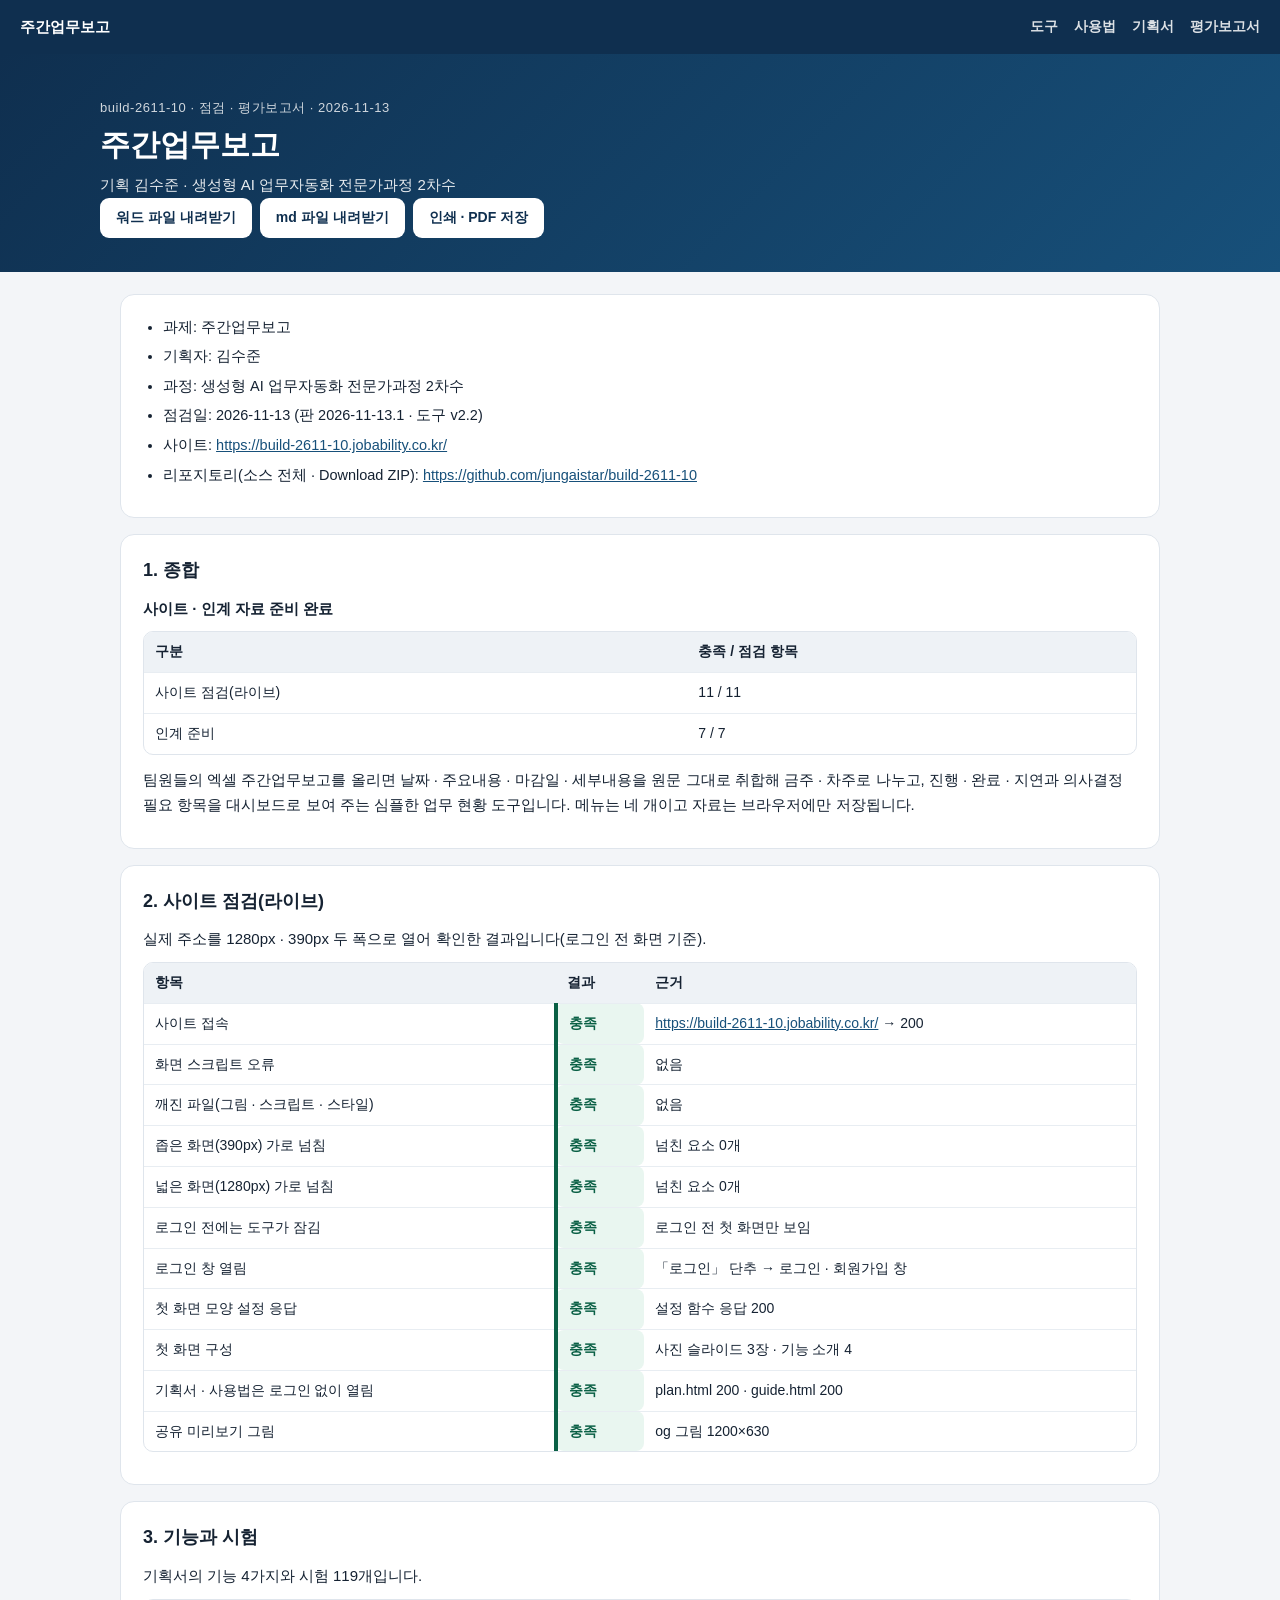
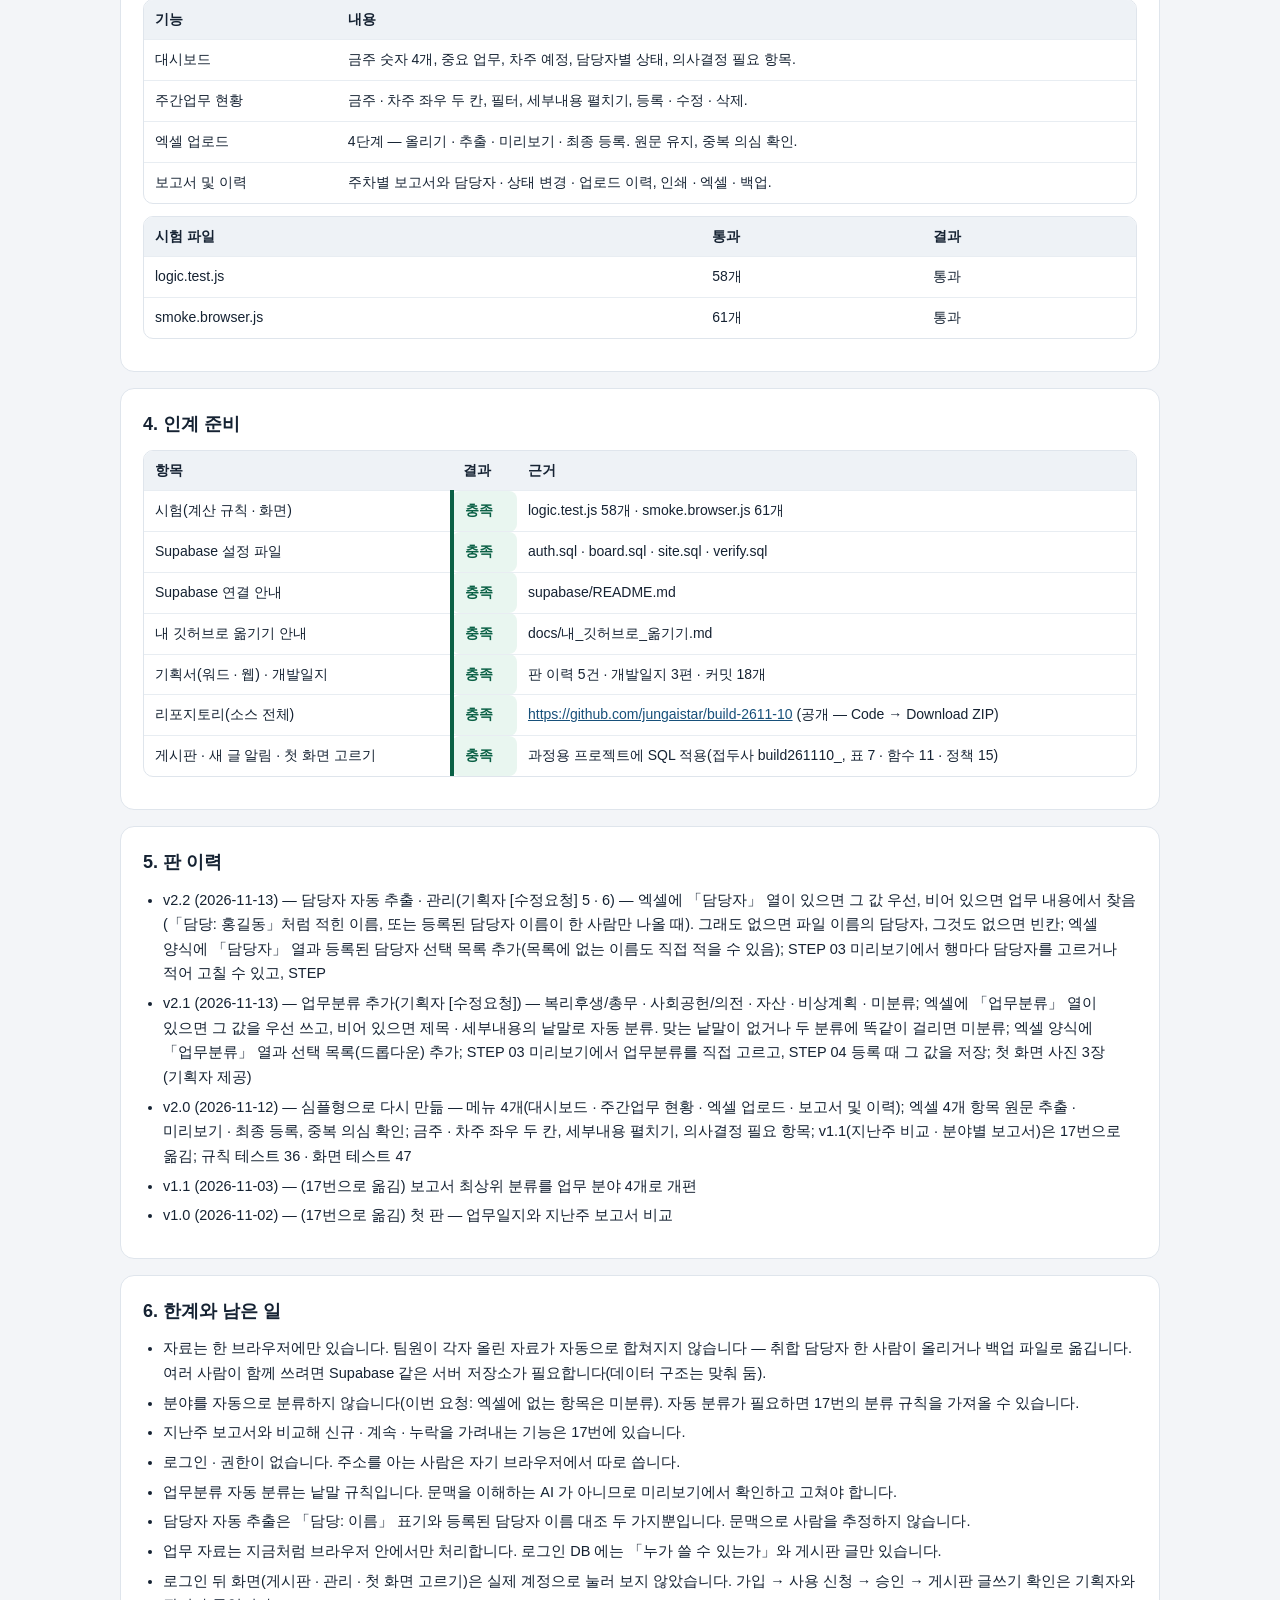
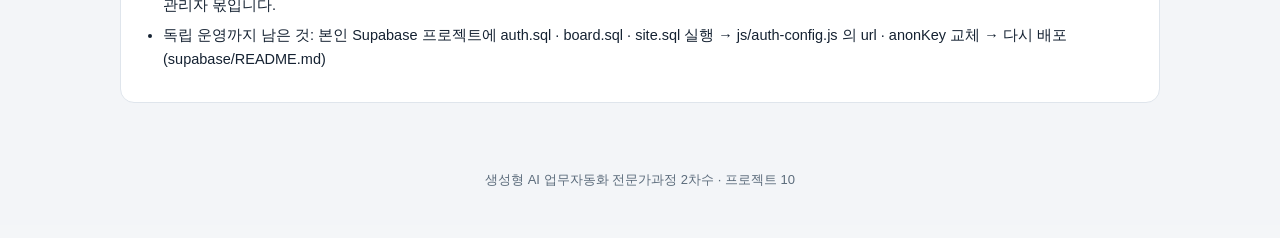
<file: report.html>
<!DOCTYPE html>
<html lang="ko">
<head>
<meta charset="UTF-8">
<meta name="viewport" content="width=device-width, initial-scale=1.0">
<title>평가보고서 — 주간업무보고</title>
<!-- seo-kit: 검색 · 공유 미리보기(주소를 옮기면 이 묶음의 주소를 내 주소로) -->
<link rel="canonical" href="https://build-2611-10.jobability.co.kr/report.html">
<meta name="robots" content="index,follow">
<meta property="og:type" content="website">
<meta property="og:site_name" content="HD건설기계">
<meta property="og:title" content="평가보고서 — 주간업무보고">
<meta property="og:description" content="주간업무보고 점검 · 평가보고서(2026-11-13) — 사이트 점검, 기능과 시험, 인계 준비, 판 이력, 한계.">
<meta property="og:url" content="https://build-2611-10.jobability.co.kr/report.html">
<meta property="og:image" content="https://build-2611-10.jobability.co.kr/og-image.png?v=2">
<meta property="og:image:secure_url" content="https://build-2611-10.jobability.co.kr/og-image.png?v=2">
<meta property="og:image:type" content="image/png">
<meta property="og:image:width" content="1200">
<meta property="og:image:height" content="630">
<meta property="og:image:alt" content="주간업무보고">
<meta property="og:locale" content="ko_KR">
<meta name="twitter:card" content="summary_large_image">
<meta name="twitter:title" content="평가보고서 — 주간업무보고">
<meta name="twitter:description" content="주간업무보고 점검 · 평가보고서(2026-11-13) — 사이트 점검, 기능과 시험, 인계 준비, 판 이력, 한계.">
<meta name="twitter:image" content="https://build-2611-10.jobability.co.kr/og-image.png?v=2">
<!-- /seo-kit -->
<meta name="description" content="주간업무보고 점검 · 평가보고서(2026-11-13) — 사이트 점검, 기능과 시험, 인계 준비, 판 이력, 한계.">
<link rel="icon" href="favicon.svg" type="image/svg+xml">
<link rel="stylesheet" href="css/style.css">
<style>
body{margin:0;font-family:Pretendard,-apple-system,"Apple SD Gothic Neo","Malgun Gothic",sans-serif;background:#f3f5f8;color:#152232;line-height:1.7;word-break:keep-all;overflow-wrap:break-word;}
.rp-top{background:#0f2f4f;color:#fff;padding:14px 20px;display:flex;flex-wrap:wrap;gap:8px 18px;align-items:center;justify-content:space-between;}
.rp-top a{color:#fff;text-decoration:none;font-weight:700;font-size:15px;} .rp-top nav{display:flex;flex-direction:row;flex-wrap:wrap;gap:4px 16px;} .rp-top nav a{font-weight:600;font-size:14px;opacity:.85;}
.rp-hero{background:linear-gradient(135deg,#0f2f4f,#17507a);color:#fff;padding:40px 20px 34px;} .rp-hero div,.rp-main{max-width:1080px;margin:0 auto;}
.rp-hero small{opacity:.8;font-size:13px;letter-spacing:.04em;} .rp-hero h1{margin:6px 0 8px;font-size:clamp(22px,3.4vw,30px);line-height:1.3;} .rp-hero p{margin:0;opacity:.9;font-size:15px;}
.rp-main{padding:22px 20px 50px;} .rp-main section.card{background:#fff;border:1px solid #dfe5ec;border-radius:14px;padding:20px 22px;margin:0 0 16px;} .rp-main section.card:empty{display:none;}
.rp-main h2{margin:0 0 10px;font-size:18px;} .rp-main p{margin:0 0 10px;font-size:15px;} .rp-main ul{margin:0 0 10px 20px;padding:0;} .rp-main li{margin-bottom:5px;font-size:14.5px;}
.rp-main .tablewrap{overflow-x:auto;max-height:none;border:1px solid #dfe5ec;border-radius:10px;margin:0 0 12px;} .rp-main table{border-collapse:collapse;width:100%;font-size:14px;}
.rp-main th,.rp-main td{padding:8px 11px;border-bottom:1px solid #e8edf2;text-align:left;vertical-align:top;white-space:normal;} .rp-main th{background:#eef2f6;white-space:nowrap;position:static;}
.rp-main td.st{font-weight:700;white-space:nowrap;} .rp-main td.ok{color:#0a6045;} .rp-main td.no{color:#c8341f;} .rp-main a{color:#17507a;} .rp-main code{background:#eef2f6;border-radius:4px;padding:0 4px;font-size:13px;}
.rp-dl{display:flex;flex-wrap:wrap;gap:8px;margin-top:16px;} .rp-dl a{display:inline-flex;align-items:center;min-height:40px;padding:0 16px;border-radius:9px;background:#fff;color:#0f2f4f;font-weight:700;font-size:14px;text-decoration:none;}
.rp-foot{text-align:center;color:#5b6b7b;font-size:13px;padding:0 20px 34px;}
@media print{.rp-top,.rp-dl{display:none;} body{background:#fff;} .rp-main section.card{border:0;padding:0 0 8px;}}
</style>
</head>
<body>
<div class="rp-top"><a href="index.html">주간업무보고</a><nav aria-label="문서"><a href="index.html">도구</a><a href="guide.html">사용법</a><a href="plan.html">기획서</a><a href="report.html" aria-current="page">평가보고서</a></nav></div>
<header class="rp-hero"><div>
  <small>build-2611-10 · 점검 · 평가보고서 · 2026-11-13</small>
  <h1>주간업무보고</h1>
  <p>기획 김수준 · 생성형 AI 업무자동화 전문가과정 2차수</p>
  <div class="rp-dl"><a href="docs/평가보고서/build-2611-10_평가보고서_2026-11-13.docx" download>워드 파일 내려받기</a><a href="docs/평가보고서/build-2611-10_평가보고서_2026-11-13.md" download>md 파일 내려받기</a><a href="#" onclick="window.print();return false">인쇄 · PDF 저장</a></div>
</div></header>
<main class="rp-main">
<section class="card"><ul>
<li>과제: 주간업무보고</li>
<li>기획자: 김수준</li>
<li>과정: 생성형 AI 업무자동화 전문가과정 2차수</li>
<li>점검일: 2026-11-13 (판 2026-11-13.1 · 도구 v2.2)</li>
<li>사이트: <a href="https://build-2611-10.jobability.co.kr/">https://build-2611-10.jobability.co.kr/</a></li>
<li>리포지토리(소스 전체 · Download ZIP): <a href="https://github.com/jungaistar/build-2611-10">https://github.com/jungaistar/build-2611-10</a></li>
</ul>
</section><section class="card"><h2>1. 종합</h2>
<p><b>사이트 · 인계 자료 준비 완료</b></p>
<div class="tablewrap"><table><thead><tr><th>구분</th><th>충족 / 점검 항목</th></tr></thead><tbody><tr><td>사이트 점검(라이브)</td><td>11 / 11</td></tr><tr><td>인계 준비</td><td>7 / 7</td></tr></tbody></table></div>
<p>팀원들의 엑셀 주간업무보고를 올리면 날짜 · 주요내용 · 마감일 · 세부내용을 원문 그대로 취합해 금주 · 차주로 나누고, 진행 · 완료 · 지연과 의사결정 필요 항목을 대시보드로 보여 주는 심플한 업무 현황 도구입니다. 메뉴는 네 개이고 자료는 브라우저에만 저장됩니다.</p>
</section><section class="card"><h2>2. 사이트 점검(라이브)</h2>
<p>실제 주소를 1280px · 390px 두 폭으로 열어 확인한 결과입니다(로그인 전 화면 기준).</p>
<div class="tablewrap"><table><thead><tr><th>항목</th><th>결과</th><th>근거</th></tr></thead><tbody><tr><td>사이트 접속</td><td class="st ok">충족</td><td><a href="https://build-2611-10.jobability.co.kr/">https://build-2611-10.jobability.co.kr/</a> → 200</td></tr><tr><td>화면 스크립트 오류</td><td class="st ok">충족</td><td>없음</td></tr><tr><td>깨진 파일(그림 · 스크립트 · 스타일)</td><td class="st ok">충족</td><td>없음</td></tr><tr><td>좁은 화면(390px) 가로 넘침</td><td class="st ok">충족</td><td>넘친 요소 0개</td></tr><tr><td>넓은 화면(1280px) 가로 넘침</td><td class="st ok">충족</td><td>넘친 요소 0개</td></tr><tr><td>로그인 전에는 도구가 잠김</td><td class="st ok">충족</td><td>로그인 전 첫 화면만 보임</td></tr><tr><td>로그인 창 열림</td><td class="st ok">충족</td><td>「로그인」 단추 → 로그인 · 회원가입 창</td></tr><tr><td>첫 화면 모양 설정 응답</td><td class="st ok">충족</td><td>설정 함수 응답 200</td></tr><tr><td>첫 화면 구성</td><td class="st ok">충족</td><td>사진 슬라이드 3장 · 기능 소개 4</td></tr><tr><td>기획서 · 사용법은 로그인 없이 열림</td><td class="st ok">충족</td><td>plan.html 200 · guide.html 200</td></tr><tr><td>공유 미리보기 그림</td><td class="st ok">충족</td><td>og 그림 1200×630</td></tr></tbody></table></div>
</section><section class="card"><h2>3. 기능과 시험</h2>
<p>기획서의 기능 4가지와 시험 119개입니다.</p>
<div class="tablewrap"><table><thead><tr><th>기능</th><th>내용</th></tr></thead><tbody><tr><td>대시보드</td><td>금주 숫자 4개, 중요 업무, 차주 예정, 담당자별 상태, 의사결정 필요 항목.</td></tr><tr><td>주간업무 현황</td><td>금주 · 차주 좌우 두 칸, 필터, 세부내용 펼치기, 등록 · 수정 · 삭제.</td></tr><tr><td>엑셀 업로드</td><td>4단계 — 올리기 · 추출 · 미리보기 · 최종 등록. 원문 유지, 중복 의심 확인.</td></tr><tr><td>보고서 및 이력</td><td>주차별 보고서와 담당자 · 상태 변경 · 업로드 이력, 인쇄 · 엑셀 · 백업.</td></tr></tbody></table></div>
<div class="tablewrap"><table><thead><tr><th>시험 파일</th><th>통과</th><th>결과</th></tr></thead><tbody><tr><td>logic.test.js</td><td>58개</td><td>통과</td></tr><tr><td>smoke.browser.js</td><td>61개</td><td>통과</td></tr></tbody></table></div>
</section><section class="card"><h2>4. 인계 준비</h2>
<div class="tablewrap"><table><thead><tr><th>항목</th><th>결과</th><th>근거</th></tr></thead><tbody><tr><td>시험(계산 규칙 · 화면)</td><td class="st ok">충족</td><td>logic.test.js 58개 · smoke.browser.js 61개</td></tr><tr><td>Supabase 설정 파일</td><td class="st ok">충족</td><td>auth.sql · board.sql · site.sql · verify.sql</td></tr><tr><td>Supabase 연결 안내</td><td class="st ok">충족</td><td>supabase/README.md</td></tr><tr><td>내 깃허브로 옮기기 안내</td><td class="st ok">충족</td><td>docs/내_깃허브로_옮기기.md</td></tr><tr><td>기획서(워드 · 웹) · 개발일지</td><td class="st ok">충족</td><td>판 이력 5건 · 개발일지 3편 · 커밋 18개</td></tr><tr><td>리포지토리(소스 전체)</td><td class="st ok">충족</td><td><a href="https://github.com/jungaistar/build-2611-10">https://github.com/jungaistar/build-2611-10</a> (공개 — Code → Download ZIP)</td></tr><tr><td>게시판 · 새 글 알림 · 첫 화면 고르기</td><td class="st ok">충족</td><td>과정용 프로젝트에 SQL 적용(접두사 build261110_, 표 7 · 함수 11 · 정책 15)</td></tr></tbody></table></div>
</section><section class="card"><h2>5. 판 이력</h2>
<ul>
<li>v2.2 (2026-11-13) — 담당자 자동 추출 · 관리(기획자 [수정요청] 5 · 6) — 엑셀에 「담당자」 열이 있으면 그 값 우선, 비어 있으면 업무 내용에서 찾음(「담당: 홍길동」처럼 적힌 이름, 또는 등록된 담당자 이름이 한 사람만 나올 때). 그래도 없으면 파일 이름의 담당자, 그것도 없으면 빈칸; 엑셀 양식에 「담당자」 열과 등록된 담당자 선택 목록 추가(목록에 없는 이름도 직접 적을 수 있음); STEP 03 미리보기에서 행마다 담당자를 고르거나 적어 고칠 수 있고, STEP </li>
<li>v2.1 (2026-11-13) — 업무분류 추가(기획자 [수정요청]) — 복리후생/총무 · 사회공헌/의전 · 자산 · 비상계획 · 미분류; 엑셀에 「업무분류」 열이 있으면 그 값을 우선 쓰고, 비어 있으면 제목 · 세부내용의 낱말로 자동 분류. 맞는 낱말이 없거나 두 분류에 똑같이 걸리면 미분류; 엑셀 양식에 「업무분류」 열과 선택 목록(드롭다운) 추가; STEP 03 미리보기에서 업무분류를 직접 고르고, STEP 04 등록 때 그 값을 저장; 첫 화면 사진 3장(기획자 제공)</li>
<li>v2.0 (2026-11-12) — 심플형으로 다시 만듦 — 메뉴 4개(대시보드 · 주간업무 현황 · 엑셀 업로드 · 보고서 및 이력); 엑셀 4개 항목 원문 추출 · 미리보기 · 최종 등록, 중복 의심 확인; 금주 · 차주 좌우 두 칸, 세부내용 펼치기, 의사결정 필요 항목; v1.1(지난주 비교 · 분야별 보고서)은 17번으로 옮김; 규칙 테스트 36 · 화면 테스트 47</li>
<li>v1.1 (2026-11-03) — (17번으로 옮김) 보고서 최상위 분류를 업무 분야 4개로 개편</li>
<li>v1.0 (2026-11-02) — (17번으로 옮김) 첫 판 — 업무일지와 지난주 보고서 비교</li>
</ul>
</section><section class="card"><h2>6. 한계와 남은 일</h2>
<ul>
<li>자료는 한 브라우저에만 있습니다. 팀원이 각자 올린 자료가 자동으로 합쳐지지 않습니다 — 취합 담당자 한 사람이 올리거나 백업 파일로 옮깁니다. 여러 사람이 함께 쓰려면 Supabase 같은 서버 저장소가 필요합니다(데이터 구조는 맞춰 둠).</li>
<li>분야를 자동으로 분류하지 않습니다(이번 요청: 엑셀에 없는 항목은 미분류). 자동 분류가 필요하면 17번의 분류 규칙을 가져올 수 있습니다.</li>
<li>지난주 보고서와 비교해 신규 · 계속 · 누락을 가려내는 기능은 17번에 있습니다.</li>
<li>로그인 · 권한이 없습니다. 주소를 아는 사람은 자기 브라우저에서 따로 씁니다.</li>
<li>업무분류 자동 분류는 낱말 규칙입니다. 문맥을 이해하는 AI 가 아니므로 미리보기에서 확인하고 고쳐야 합니다.</li>
<li>담당자 자동 추출은 「담당: 이름」 표기와 등록된 담당자 이름 대조 두 가지뿐입니다. 문맥으로 사람을 추정하지 않습니다.</li>
<li>업무 자료는 지금처럼 브라우저 안에서만 처리합니다. 로그인 DB 에는 「누가 쓸 수 있는가」와 게시판 글만 있습니다.</li>
<li>로그인 뒤 화면(게시판 · 관리 · 첫 화면 고르기)은 실제 계정으로 눌러 보지 않았습니다. 가입 → 사용 신청 → 승인 → 게시판 글쓰기 확인은 기획자와 관리자 몫입니다.</li>
<li>독립 운영까지 남은 것: 본인 Supabase 프로젝트에 auth.sql · board.sql · site.sql 실행 → js/auth-config.js 의 url · anonKey 교체 → 다시 배포(supabase/README.md)</li>
</ul></section>
</main>
<p class="rp-foot">생성형 AI 업무자동화 전문가과정 2차수 · 프로젝트 10</p>
</body>
</html>
</file>
<file: css/weekly.css>
/* build-2611-10 v2 — 심플형 업무 대시보드(왼쪽 네이비 사이드바 + 오른쪽 내용). 기획자 시제품의 색 · 배치를 따른다 */
:root{--bg:#f4f6fa;--card:#fff;--line:#e3e8f0;--tx:#1f2937;--sub:#6b7280;--soft:#eef2f7;--navy:#1e2a4a;--blue:#2563eb;--green:#15803d;--red:#dc2626;--bb:#e8f0fe;--gb:#e7f6ec;--rb:#fdeaea;--side:204px;}
*{box-sizing:border-box;}
html,body{height:100%;margin:0;}
body{font:13px/1.55 "Pretendard","Noto Sans KR","Apple SD Gothic Neo","Malgun Gothic",sans-serif;background:var(--bg);color:var(--tx);word-break:keep-all;overflow-wrap:break-word;}
[hidden]{display:none !important;}
#app{display:flex;height:100%;}
aside{width:var(--side);background:var(--navy);color:#cbd5e8;padding:20px 12px 14px;display:flex;flex-direction:column;gap:4px;flex:none;}
aside h1{font-size:15px;color:#fff;margin:0 8px 18px;font-weight:700;}
nav{display:flex;flex-direction:column;gap:4px;}
nav button,.sbtn{background:none;border:0;color:inherit;text-align:left;padding:9px 12px;border-radius:7px;font:inherit;cursor:pointer;text-decoration:none;display:block;}
nav button:hover,.sbtn:hover{background:#2a3a63;}
nav button.on{background:#3b4f85;color:#fff;font-weight:700;}
.side-foot{margin-top:auto;display:flex;flex-direction:column;gap:2px;}
.side-foot .sbtn{font-size:12px;opacity:.85;padding:6px 12px;}
.side-foot small{color:#8fa0c4;font-size:11px;padding:8px 12px 0;line-height:1.5;}
main{flex:1;min-width:0;display:flex;flex-direction:column;padding:20px 24px 16px;}
#view{flex:1;min-height:0;overflow:auto;display:flex;flex-direction:column;}
h2{font-size:17px;margin:0 0 14px;}
h3{font-size:14px;margin:0 0 10px;}
small,.sub{color:var(--sub);font-size:11.5px;}
.card{background:var(--card);border:1px solid var(--line);border-radius:10px;padding:14px 16px;margin-bottom:14px;}
.kpis{display:grid;grid-template-columns:repeat(4,minmax(0,1fr));gap:12px;margin-bottom:14px;}
.kpi{margin:0;} .kpi span{color:var(--sub);display:block;} .kpi b{font-size:30px;line-height:1.3;font-variant-numeric:tabular-nums;}
.s-진행{color:var(--blue);} .s-완료{color:var(--green);} .s-지연{color:var(--red);}
.g3{display:grid;grid-template-columns:repeat(3,minmax(0,1fr));gap:16px;}
.mi{display:flex;justify-content:space-between;gap:8px;padding:7px 0;border-bottom:1px solid var(--line);}
.mi:last-child{border:0;} .mi small{display:block;} .mi > div{min-width:0;}
.bd{font-size:11px;font-weight:600;padding:1px 8px;border-radius:10px;height:max-content;white-space:nowrap;}
.bd.s-진행{background:var(--bb);} .bd.s-완료{background:var(--gb);} .bd.s-지연{background:var(--rb);}
.tagx{font-style:normal;font-size:10.5px;font-weight:600;border-radius:4px;padding:0 5px;margin-left:5px;background:var(--soft);color:var(--sub);white-space:nowrap;}
.tagx.dc{background:#fff3d6;color:#8a5a00;} .tagx.un{background:#f1e9fb;color:#6a3fa0;}
.em{color:var(--sub);text-align:center;padding:18px 0;margin:0;}
table{width:100%;border-collapse:collapse;}
th,td{text-align:left;padding:7px 8px;border-bottom:1px solid var(--line);vertical-align:top;}
th{color:var(--sub);font-weight:500;font-size:12px;white-space:nowrap;background:var(--card);}
.wrap{overflow-x:auto;}
.bar{display:flex;gap:8px;flex-wrap:wrap;align-items:center;margin-bottom:12px;}
.sp{flex:1;}
select,input,textarea,button{font:inherit;color:var(--tx);}
select,input[type=text],input[type=date],input[type=search],textarea{background:var(--card);border:1px solid var(--line);border-radius:6px;padding:5px 8px;max-width:100%;}
textarea{width:100%;min-height:70px;resize:vertical;line-height:1.5;}
button.b,a.b{background:var(--card);border:1px solid var(--line);border-radius:6px;padding:5px 12px;cursor:pointer;text-decoration:none;color:var(--tx);white-space:nowrap;}
button.b:hover{border-color:#b8c3d6;} button.b:disabled{opacity:.45;cursor:not-allowed;}
button.pri{background:var(--blue);border-color:var(--blue);color:#fff;} button.dg{color:var(--red);}
label.ck{display:inline-flex;gap:5px;align-items:center;white-space:nowrap;}

/* 주간업무 현황 — 금주 · 차주 좌우, 따로 스크롤 */
.cols{flex:1;min-height:320px;display:grid;grid-template-columns:minmax(0,1fr) minmax(0,1fr);gap:14px;}
.col{display:flex;flex-direction:column;min-height:0;background:var(--card);border:1px solid var(--line);border-radius:10px;}
.ch{padding:11px 14px;border-bottom:1px solid var(--line);display:flex;justify-content:space-between;align-items:baseline;gap:8px;}
.ch b{font-size:14px;} .col.cur .ch{box-shadow:inset 0 3px 0 var(--blue);border-radius:10px 10px 0 0;} .col.nxt .ch{box-shadow:inset 0 3px 0 #94a3b8;border-radius:10px 10px 0 0;}
.list{flex:1;min-height:0;overflow:auto;padding:4px 14px 10px;}
.item{border-bottom:1px solid var(--line);} .item:last-child{border:0;}
.item.late .ti{color:var(--red);}
.row{display:flex;justify-content:space-between;gap:10px;padding:9px 0;cursor:pointer;}
.row > div:first-child{min-width:0;}
.ti{display:block;font-weight:600;} .meta{color:var(--sub);font-size:11.5px;display:block;}
.rt{display:flex;gap:6px;align-items:flex-start;flex:none;}
.dt{display:none;padding:0 0 12px;} .item.open .dt{display:block;}
pre.orig{margin:0 0 8px;padding:9px 11px;background:var(--soft);border-radius:7px;font:inherit;white-space:pre-wrap;overflow-wrap:anywhere;}
.act{display:flex;gap:8px;flex-wrap:wrap;align-items:center;}
.form{display:grid;grid-template-columns:repeat(auto-fill,minmax(min(190px,100%),1fr));gap:9px 12px;align-items:end;}
.form label{display:flex;flex-direction:column;gap:3px;color:var(--sub);font-size:12px;min-width:0;}
.form label.full{grid-column:1/-1;} .form input,.form select{width:100%;}

/* 업로드 */
.steps{display:grid;grid-template-columns:repeat(4,minmax(0,1fr));gap:8px;margin-bottom:14px;}
.step{border:1px solid var(--line);border-radius:8px;padding:8px 11px;background:var(--card);color:var(--sub);}
.step b{display:block;font-size:11px;letter-spacing:.04em;} .step.on{border-color:var(--blue);color:var(--tx);box-shadow:inset 0 3px 0 var(--blue);} .step.done{color:var(--green);}
.drop{display:block;border:2px dashed #b8c3d6;border-radius:10px;padding:26px 16px;text-align:center;cursor:pointer;background:#fbfcfe;}
.drop:hover,.drop.over{border-color:var(--blue);background:#f1f6ff;} .drop b{display:block;font-size:14px;margin-bottom:4px;}
table.prev td{padding:5px 6px;} table.prev input[type=text]{width:100%;min-width:150px;} table.prev textarea{min-width:220px;min-height:54px;}
tr.skip td{opacity:.5;} tr.flag td{background:#fffaf0;} .bad{color:var(--red);font-weight:600;} .warnb{background:#fff7e6;border:1px solid #f1d9a6;border-radius:8px;padding:9px 12px;margin-bottom:12px;}
.okb{background:var(--gb);border:1px solid #bfe5cc;border-radius:8px;padding:9px 12px;margin-bottom:12px;}
.tabs{display:flex;gap:6px;flex-wrap:wrap;margin-bottom:12px;} .tabs button.on{background:var(--navy);color:#fff;border-color:var(--navy);}
.fieldhead{background:var(--soft);font-weight:700;}
#toast{position:fixed;right:20px;bottom:20px;background:#111827;color:#fff;padding:10px 15px;border-radius:9px;font-size:13px;z-index:50;max-width:min(420px,calc(100vw - 40px));}

@media (max-width:900px){
  #app{flex-direction:column;height:auto;min-height:100%;}
  aside{width:auto;flex-direction:row;flex-wrap:wrap;align-items:center;padding:10px 12px;gap:6px;}
  aside h1{margin:0 8px 0 4px;} nav{flex-direction:row;flex-wrap:wrap;} nav button{padding:7px 10px;}
  .side-foot{margin:0 0 0 auto;flex-direction:row;align-items:center;} .side-foot small{display:none;}
  main{padding:14px 12px;} #view{overflow:visible;}
  .kpis{grid-template-columns:repeat(2,minmax(0,1fr));} .g3{grid-template-columns:minmax(0,1fr);}
  .cols{grid-template-columns:minmax(0,1fr);} .col{max-height:70vh;} .steps{grid-template-columns:repeat(2,minmax(0,1fr));}
}
@media print{
  aside,.noprint,#toast{display:none !important;} #app{display:block;height:auto;} main{padding:0;} #view{overflow:visible;display:block;}
  body{background:#fff;} .card{border:0;padding:0;} th{background:#fff;} .wrap{overflow:visible;}
}

/* v2.1 업무분류 */
#up-prev select{min-width:128px;} #up-prev small.auto{display:block;font-size:11px;color:#6b7a99;margin-top:3px;max-width:150px;white-space:normal;}
#up-prev input.own{min-width:92px;max-width:120px;}
</file>
<file: css/auth.css>
/* data10 로그인 키트 — 정본: data10-00/kit/auth/css/auth.css (사본을 직접 고치지 말 것)
   로그인 전 대문 · 사용 신청 · 승인 대기 · 구성원 관리 창. 클래스는 모두 ag- / auth- 로 시작해 도구 화면과 섞이지 않는다. */
:root {
  --ag-ink: #172334; --ag-sub: #55657a; --ag-line: #d6dee8; --ag-bg: #f3f6f9;
  --ag-navy: #13274b; --ag-navy-2: #0c1b36; --ag-brand: #1f5fa8; --ag-brand-d: #174a84;
  --ag-ok: #1b6e3a; --ag-ok-bg: #e5f3ea; --ag-err: #b3261e; --ag-err-bg: #fdecea; --ag-warn: #7a5200; --ag-warn-bg: #fff4d6;
  --ag-accent: #a9c2e2;
  --ag-pad: 20px;
}
@media (min-width: 640px) { :root { --ag-pad: 28px; } }
@media (min-width: 1024px) { :root { --ag-pad: 40px; } }

/* 로그인 전에는 도구 화면을 감춘다(자리는 그대로 — 그래프 폭 계산이 흔들리지 않게 visibility) */
html.auth-lock body > *:not(#authGate) { visibility: hidden; }
html.auth-lock body { overflow: hidden; }

.ag {
  position: fixed; inset: 0; z-index: 2000; overflow-y: auto; -webkit-overflow-scrolling: touch;
  background: var(--ag-bg); color: var(--ag-ink);
  font: 16px/1.65 Pretendard, 'Apple SD Gothic Neo', 'Malgun Gothic', 'Noto Sans KR', sans-serif;
  word-break: keep-all; overflow-wrap: break-word;
}
.ag[hidden] { display: none; }
.ag *, .ag *::before, .ag *::after, .ag-modal * { box-sizing: border-box; }

.ag-wrap {
  max-width: calc(1180px + 2 * var(--ag-pad)); margin: 0 auto; padding: 0 var(--ag-pad);
  display: grid; grid-template-columns: minmax(0, 1fr); gap: 0;
}
.ag-hero {
  background: linear-gradient(160deg, var(--ag-navy) 0%, var(--ag-navy-2) 100%); color: #fff;
  margin: 0 calc(-1 * var(--ag-pad)); padding: 36px var(--ag-pad) 32px;
}
.ag-side { padding: 24px 0 8px; }
@media (min-width: 960px) {
  .ag { background: linear-gradient(90deg, var(--ag-navy-2) 0, var(--ag-navy-2) 50%, var(--ag-bg) 50%); }
  .ag-wrap { grid-template-columns: minmax(0, 1fr) minmax(0, 1fr); min-height: calc(100vh - 48px); align-items: center; }
  .ag-hero { margin: 0; padding: 56px 48px 56px 0; background: none; min-height: 100%; display: flex; flex-direction: column; justify-content: center; }
  .ag-side { padding: 56px 0 56px 48px; }
}
.ag-eyebrow { margin: 0 0 10px; font-size: 13.5px; letter-spacing: .02em; color: var(--ag-accent); }
.ag-hero h1 { margin: 0 0 14px; font-size: clamp(26px, 3.6vw, 38px); line-height: 1.3; color: #fff; font-weight: 800; }
.ag-lead { margin: 0 0 24px; color: #d7e3f2; font-size: 16.5px; max-width: 640px; }
.ag-feats { list-style: none; margin: 0 0 24px; padding: 0; display: grid; grid-template-columns: minmax(0, 1fr); gap: 10px; }
@media (min-width: 640px) { .ag-feats { grid-template-columns: repeat(2, minmax(0, 1fr)); } }
.ag-feats li { border: 1px solid rgba(255, 255, 255, .14); border-radius: 12px; padding: 14px 16px; background: rgba(255, 255, 255, .05); }
.ag-feats b { display: block; color: #fff; font-size: 15.5px; margin-bottom: 4px; }
.ag-feats span { display: block; color: #c4d3e6; font-size: 14px; line-height: 1.55; }
.ag-flow-t { margin: 0 0 8px; font-size: 13.5px; color: #a9c2e2; }
.ag-flow ol { list-style: none; margin: 0; padding: 0; display: flex; flex-wrap: wrap; gap: 8px; }
.ag-flow li { display: inline-flex; align-items: center; gap: 8px; padding: 6px 12px 6px 6px; border-radius: 999px; background: rgba(255, 255, 255, .08); color: #e6eef8; font-size: 14px; }
.ag-n { display: inline-grid; place-items: center; width: 24px; height: 24px; border-radius: 50%; background: #fff; color: var(--ag-navy); font-weight: 700; font-size: 13px; }

.ag-card { background: #fff; border: 1px solid var(--ag-line); border-radius: 16px; padding: 26px 24px; box-shadow: 0 10px 30px rgba(15, 30, 55, .08); max-width: 460px; margin: 0 auto; }
.ag-card h2 { margin: 6px 0 8px; font-size: 21px; color: var(--ag-ink); }
.ag-card p { margin: 0 0 12px; }
.ag-sub { color: var(--ag-sub); font-size: 14.5px; }
.ag-tabs { display: flex; gap: 4px; padding: 4px; background: #eef2f6; border-radius: 10px; margin: 0 0 18px; }
.ag-tabs button { flex: 1; border: 0; background: transparent; padding: 9px 10px; border-radius: 8px; font: inherit; font-weight: 600; color: var(--ag-sub); cursor: pointer; }
.ag-tabs button[aria-selected="true"] { background: #fff; color: var(--ag-ink); box-shadow: 0 1px 3px rgba(0, 0, 0, .1); }
.ag-form { display: grid; gap: 12px; }
.ag-form label { display: grid; gap: 5px; font-size: 14px; font-weight: 600; color: var(--ag-ink); }
.ag-form small { font-weight: 400; color: var(--ag-sub); }
.ag-form input { font: inherit; font-size: 16px; font-weight: 400; padding: 10px 12px; border: 1px solid var(--ag-line); border-radius: 9px; background: #fff; color: var(--ag-ink); width: 100%; }
.ag-form input::placeholder { color: #8a97a8; font-weight: 400; }
.ag-form input:focus { outline: 2px solid var(--ag-brand); outline-offset: 1px; border-color: var(--ag-brand); }
.ag-btn { font: inherit; font-weight: 700; display: inline-flex; align-items: center; justify-content: center; gap: 6px; min-height: 44px; padding: 8px 16px;
  border-radius: 10px; border: 1px solid var(--ag-line); background: #fff; color: var(--ag-ink); cursor: pointer; width: 100%; }
.ag-btn:hover { border-color: var(--ag-brand); }
.ag-btn:disabled { opacity: .6; cursor: progress; }
.ag-primary { background: var(--ag-brand); border-color: var(--ag-brand); color: #fff; }
.ag-primary:hover { background: var(--ag-brand-d); }
.ag-kakao { background: #fee500; border-color: #fee500; color: #191600; }
.ag-or { display: flex; align-items: center; gap: 10px; color: var(--ag-sub); font-size: 13px; margin: 14px 0; }
.ag-or::before, .ag-or::after { content: ''; flex: 1; height: 1px; background: var(--ag-line); }
.ag-hint { margin: 14px 0 0 !important; color: var(--ag-sub); font-size: 13.5px; }
.ag-msg { margin: 12px 0 0 !important; font-size: 14px; min-height: 1em; color: var(--ag-sub); }
.ag-msg:empty { display: none; }
.ag-msg.is-err { color: var(--ag-err); background: var(--ag-err-bg); padding: 8px 12px; border-radius: 8px; }
.ag-msg.is-ok { color: var(--ag-ok); background: var(--ag-ok-bg); padding: 8px 12px; border-radius: 8px; }
.ag-link { border: 0; background: none; color: var(--ag-sub); text-decoration: underline; font: inherit; font-size: 14px; cursor: pointer; margin-top: 14px; padding: 6px 0; }
.ag-badge { display: inline-block; padding: 3px 10px; border-radius: 999px; background: var(--ag-warn-bg); color: var(--ag-warn); font-size: 13px; font-weight: 700; }
.ag-badge.is-off { background: var(--ag-err-bg); color: var(--ag-err); }
.ag-claim { margin-top: 16px; padding: 14px; border: 1px dashed var(--ag-line); border-radius: 10px; font-size: 14px; color: var(--ag-sub); }
.ag-foot { text-align: center; color: var(--ag-sub); font-size: 13px; margin: 0; padding: 14px var(--ag-pad) 22px; }
@media (min-width: 960px) { .ag-foot { color: #8fa3bd; text-align: left; max-width: calc(1180px + 2 * var(--ag-pad)); margin: 0 auto; } }

/* 상단 바 계정 칩 */
.auth-chip { display: flex; align-items: center; gap: 6px; margin-left: auto; flex-wrap: nowrap; font-size: 13.5px; }
.auth-chip.is-float { position: fixed; top: 10px; right: 10px; z-index: 1500; background: #fff; border: 1px solid var(--ag-line); border-radius: 999px; padding: 4px 6px 4px 12px; }
.auth-chip-name { max-width: 9em; overflow: hidden; text-overflow: ellipsis; white-space: nowrap; font-weight: 600; }
.auth-chip-btn { font: inherit; font-size: 13px; border: 1px solid var(--ag-line); background: #fff; color: var(--ag-ink); border-radius: 8px; padding: 5px 10px; cursor: pointer; white-space: nowrap; display: inline-flex; align-items: center; gap: 4px; }
.auth-chip-btn:hover { border-color: var(--ag-brand); color: var(--ag-brand); }
.auth-chip-n { display: inline-grid; place-items: center; min-width: 18px; height: 18px; padding: 0 5px; border-radius: 9px; background: var(--ag-err); color: #fff; font-size: 11.5px; font-weight: 700; }
.auth-chip-n[hidden] { display: none; }
@media (max-width: 639px) { .auth-chip-name { display: none; } }

/* 구성원 관리 창 */
.ag-modal { position: fixed; inset: 0; z-index: 2100; background: rgba(10, 20, 35, .5); display: flex; align-items: flex-start; justify-content: center; padding: 24px 12px; overflow-y: auto;
  font: 15px/1.6 Pretendard, 'Apple SD Gothic Neo', 'Malgun Gothic', sans-serif; color: var(--ag-ink); word-break: keep-all; overflow-wrap: break-word; }
.ag-modal[hidden] { display: none; }
.ag-panel { background: #fff; border-radius: 14px; width: 100%; max-width: 980px; padding: 20px 22px 24px; }
.ag-panel-h { display: flex; align-items: center; justify-content: space-between; gap: 12px; }
.ag-panel-h h2 { margin: 0; font-size: 20px; }
.ag-x { border: 0; background: none; font-size: 26px; line-height: 1; cursor: pointer; color: var(--ag-sub); padding: 4px 8px; }
.ag-panel .ag-tabs { max-width: 320px; margin: 12px 0; }
.ag-tablewrap { overflow-x: auto; }
.ag-table { width: 100%; border-collapse: collapse; font-size: 14.5px; }
.ag-table th, .ag-table td { text-align: left; vertical-align: top; padding: 10px 8px; border-bottom: 1px solid var(--ag-line); }
.ag-table th { background: #f1f4f8; font-size: 13.5px; white-space: nowrap; }
.ag-table small { color: var(--ag-sub); }
.ag-acts { display: flex; flex-wrap: wrap; gap: 6px; min-width: 150px; }
.ag-btn.ag-sm { width: auto; min-height: 34px; padding: 4px 10px; font-size: 13.5px; }
.ag-st { display: inline-block; padding: 1px 8px; border-radius: 999px; font-size: 12.5px; font-weight: 700; background: #eef2f6; color: var(--ag-sub); }
.ag-st.is-pending { background: var(--ag-warn-bg); color: var(--ag-warn); }
.ag-st.is-active { background: var(--ag-ok-bg); color: var(--ag-ok); }
.ag-st.is-disabled { background: var(--ag-err-bg); color: var(--ag-err); }
.ag-st.is-admin { background: #e6eef9; color: var(--ag-brand-d); }
/* 밝은 테마(plan.json landing.theme = "light") — 바탕은 --ag-bg, 글자는 --ag-ink, 강조는 --ag-accent */
.ag-light, .ag-light .ag-hero { background: var(--ag-bg); }
@media (min-width: 960px) { .ag.ag-light { background: var(--ag-bg); } }
.ag-light .ag-hero { color: var(--ag-ink); }
.ag-light .ag-hero h1 { color: var(--ag-navy); font-size: clamp(30px, 4.2vw, 46px); line-height: 1.25; }
.ag-light .ag-eyebrow { font-size: 16px; font-weight: 700; }
.ag-light .ag-lead { color: var(--ag-sub); font-size: 17px; }
.ag-light .ag-feats li { background: #fff; border-color: var(--ag-line); }
.ag-light .ag-feats b { color: var(--ag-ink); }
.ag-light .ag-feats span { color: var(--ag-sub); }
.ag-light .ag-flow-t { color: var(--ag-sub); }
.ag-light .ag-flow li { background: #fff; color: var(--ag-ink); border: 1px solid var(--ag-line); }
.ag-light .ag-n { background: var(--ag-navy); color: #fff; }
.ag-light .ag-primary { background: var(--ag-navy); border-color: var(--ag-navy); }
.ag-light .ag-primary:hover { background: var(--ag-navy-2); }
@media (min-width: 960px) { .ag-light .ag-foot { color: var(--ag-sub); } }
/* 대문 그림(SVG) — 현장 데이터 → 관리도. 색은 currentColor 하나로(테마마다 .ag-art color 만 바꾼다) */
.ag-hero { position: relative; overflow: hidden; }
.ag-hero > :not(.ag-art) { position: relative; z-index: 1; }
.ag-art { position: absolute; z-index: 0; pointer-events: none; color: #7fa6d6; opacity: .3;
  right: -40px; top: 8px; width: min(560px, 78%); height: auto; }
.ag-par { transition: transform .6s cubic-bezier(.2, .7, .2, 1); }
.ag-line { fill: none; stroke: currentColor; stroke-width: 2.5; stroke-linecap: round; }
.ag-ucl { stroke: currentColor; stroke-width: 1; stroke-dasharray: 5 6; opacity: .55; }
.ag-lbl { fill: currentColor; font-size: 12px; opacity: .7; font-family: inherit; }
.ag-pt { fill: var(--ag-navy-2); stroke: currentColor; stroke-width: 2; }
.ag-ring { fill: none; stroke: currentColor; stroke-width: 2; transform-box: fill-box; transform-origin: center; opacity: 0; }
@media (max-width: 639px) { .ag-art { width: 92%; right: -24px; top: 0; opacity: .28; } .ag-lbl { display: none; } }
/* 데스크톱: 왼쪽 칸 맨 아래 띠(내용과 겹치지 않게 그만큼 아래 여백을 둔다) */
@media (min-width: 960px) {
  .ag-hero { padding-bottom: 210px; }
  .ag-art { top: auto; bottom: 34px; left: 0; right: 32px; width: auto; max-width: 600px; opacity: .55; }
}
.ag-light .ag-art { color: var(--ag-navy); opacity: .26; }
.ag-light .ag-pt { fill: var(--ag-bg); }

/* 「이렇게 씁니다」 단계 — 차례로 밝아진다(그림의 점과 함께) */
.ag-flow li { transition: background-color .35s, box-shadow .35s, color .35s; }
.ag-flow li.is-on { background: rgba(255, 255, 255, .18); box-shadow: inset 0 0 0 1px rgba(255, 255, 255, .45); color: #fff; }
.ag-light .ag-flow li.is-on { background: #fff; box-shadow: inset 0 0 0 1.5px var(--ag-navy); color: var(--ag-navy); }

/* 효과 — .ag-fx 는 JS 가 처음 한 번만 붙인다(모션 최소화면 붙이지 않음). 효과가 없어도 모든 내용은 보인다. */
@keyframes agDraw { to { stroke-dashoffset: 0; } }
@keyframes agFade { from { opacity: 0; } }
@keyframes agUp { from { opacity: 0; transform: translateY(12px); } }
@keyframes agPop { from { opacity: 0; transform: scale(.4); } }
@keyframes agPulse { 0% { opacity: .85; transform: scale(.6); } 100% { opacity: 0; transform: scale(2.2); } }
.ag-fx .ag-line { stroke-dasharray: 1; stroke-dashoffset: 1; animation: agDraw 1.8s cubic-bezier(.4, 0, .2, 1) .2s forwards; }
.ag-fx .ag-area { animation: agFade 1.2s ease 1s both; }
.ag-fx .ag-pt { transform-box: fill-box; transform-origin: center; animation: agPop .45s cubic-bezier(.2, .9, .3, 1.4) var(--d, 1s) both; }
.ag-fx .ag-eyebrow, .ag-fx .ag-hero h1, .ag-fx .ag-lead { animation: agUp .6s ease both; }
.ag-fx .ag-hero h1 { animation-delay: .08s; } .ag-fx .ag-lead { animation-delay: .16s; }
.ag-fx .ag-feats li { animation: agUp .55s ease both; }
.ag-fx .ag-feats li:nth-child(1) { animation-delay: .28s; } .ag-fx .ag-feats li:nth-child(2) { animation-delay: .36s; }
.ag-fx .ag-feats li:nth-child(3) { animation-delay: .44s; } .ag-fx .ag-feats li:nth-child(4) { animation-delay: .52s; }
.ag-fx .ag-flow { animation: agUp .55s ease .62s both; }
.ag-fx .ag-card { animation: agUp .6s ease .18s both; }
.ag-ring { animation: agPulse 2.4s ease-out infinite; }
.ag-feats li { transition: border-color .25s, background-color .25s; }
.ag-feats li:hover { border-color: rgba(255, 255, 255, .32); background: rgba(255, 255, 255, .08); }
.ag-light .ag-feats li:hover { border-color: var(--ag-navy); background: #fff; }

/* ───────── 대문 사진 ───────── */
.ag-sr { position: absolute !important; width: 1px; height: 1px; overflow: hidden; clip: rect(0 0 0 0); white-space: nowrap; }
/* banner: 완성 그림을 위에 그대로(잘리지 않게), 아래에 기능 · 로그인 */
.ag.ag-has-banner { background: var(--ag-bg); }
.ag-banner { background: var(--ag-navy-2); display: flex; justify-content: center; }
.ag-banner { cursor: pointer; }
.ag-banner img { display: block; width: 100%; max-width: 1600px; height: auto; max-height: 72vh; object-fit: contain; }
/* 데스크톱: 그림 아래로 로그인 카드가 첫 화면에 걸리게 높이를 줄인다 */
@media (min-width: 960px) { .ag-banner img { max-height: 52vh; } }
.ag-banner:focus-visible { outline: 3px solid var(--ag-brand); outline-offset: -3px; }
.ag-wrap-banner { padding-top: 24px; padding-bottom: 8px; }
.ag-has-banner .ag-hero-sub { background: none; color: var(--ag-ink); margin: 0; padding: 0 0 8px; }
.ag-has-banner .ag-feats li { background: #fff; border-color: var(--ag-line); }
.ag-has-banner .ag-feats b { color: var(--ag-ink); } .ag-has-banner .ag-feats span { color: var(--ag-sub); }
.ag-has-banner .ag-flow-t { color: var(--ag-sub); }
.ag-has-banner .ag-flow li { background: #fff; color: var(--ag-ink); border: 1px solid var(--ag-line); }
.ag-has-banner .ag-flow li.is-on { box-shadow: inset 0 0 0 1.5px var(--ag-brand); color: var(--ag-brand-d); }
.ag-has-banner .ag-n { background: var(--ag-navy); color: #fff; }
@media (min-width: 960px) {
  .ag-wrap-banner { min-height: 0; align-items: start; padding-top: 32px; }
  .ag-has-banner .ag-hero-sub { padding: 8px 40px 24px 0; min-height: 0; }
  .ag-has-banner .ag-side { padding: 8px 0 24px 40px; }
  .ag-has-banner .ag-foot { color: var(--ag-sub); }
}
/* cover: 사진 위에 대표색을 덮는다(글자 대비를 위해 왼쪽을 더 짙게) */
.ag-hero.ag-cover { background:
  linear-gradient(100deg, color-mix(in srgb, var(--ag-navy-2) 94%, transparent) 0%, color-mix(in srgb, var(--ag-navy) 82%, transparent) 55%, color-mix(in srgb, var(--ag-navy) 45%, transparent) 100%),
  var(--ag-photo) center / cover no-repeat, var(--ag-navy-2); }
@media (min-width: 960px) {
  .ag.ag-has-cover { background: linear-gradient(90deg, var(--ag-navy-2) 0, var(--ag-navy-2) 50%, var(--ag-bg) 50%); }
  .ag-has-cover .ag-wrap { max-width: none; padding-left: 0; }
  .ag-has-cover .ag-hero.ag-cover { margin: 0; padding: 56px 48px 56px max(var(--ag-pad), calc((100vw - 1180px) / 2)); min-height: 100vh; }
}

@media (prefers-reduced-motion: reduce) {
  .ag *, .ag-modal * { transition: none !important; animation: none !important; }
  .ag-ring { opacity: .6; }
}

/* ═════════ 홈페이지 모드(로그인 전) — hp-* ═════════
   색은 과제마다 --ag-navy · --ag-navy-2 · --ag-brand · --ag-brand-d · --ag-accent 로 바뀐다(plan.json landing.colors). */
.ag.ag-home { background: #fff; color: var(--ag-ink); scroll-behavior: smooth; }
@media (min-width: 960px) { .ag.ag-home { background: #fff; } }
.ag-home.hp-modal-open { overflow: hidden; }
.hp { --hp-pad: var(--ag-pad); --hp-max: 1200px; --hp-soft: #f4f7fb; --hp-line: #e2e8f0; font-size: 16px; }
.hp-in { max-width: calc(var(--hp-max) + 2 * var(--hp-pad)); margin: 0 auto; padding: 0 var(--hp-pad); }
.hp a { color: inherit; }
.hp h1, .hp h2, .hp h3 { margin: 0; letter-spacing: -0.01em; }
.hp-ic { width: 24px; height: 24px; fill: none; stroke: currentColor; stroke-width: 1.7; stroke-linecap: round; stroke-linejoin: round; flex: none; }
.hp-ic-s { width: 17px; height: 17px; fill: none; stroke: currentColor; stroke-width: 1.9; stroke-linecap: round; stroke-linejoin: round; flex: none; }

/* 머리글 */
.hp-nav { position: sticky; top: 0; z-index: 30; background: rgba(255, 255, 255, .92); backdrop-filter: saturate(1.4) blur(10px); border-bottom: 1px solid transparent; transition: border-color .2s, box-shadow .2s; }
.hp-nav.is-scrolled { border-bottom-color: var(--hp-line); box-shadow: 0 6px 20px rgba(15, 30, 55, .06); }
.hp-nav-in { display: flex; align-items: center; gap: 18px; min-height: 66px; }
.hp-brand { display: flex; align-items: center; gap: 12px; text-decoration: none; min-width: 0; flex: 1 1 auto; }
.hp-logo { height: 30px; width: auto; display: block; }
.hp-wordmark { display: inline-flex; flex-direction: column; line-height: 1.05; font-weight: 800; font-size: 18px; color: var(--ag-navy); white-space: nowrap; }
.hp-wordmark small { font-size: 10.5px; font-weight: 700; letter-spacing: .14em; color: var(--ag-sub); margin-top: 3px; }
.hp-div { width: 1px; height: 26px; background: var(--hp-line); flex: none; }
.hp-tool { display: inline-flex; align-items: center; gap: 9px; min-width: 0; }
.hp-mark { display: inline-grid; place-items: center; width: 32px; height: 32px; border-radius: 9px; flex: none;
  background: linear-gradient(135deg, var(--ag-brand), var(--ag-navy)); color: #fff; box-shadow: 0 4px 12px color-mix(in srgb, var(--ag-brand) 35%, transparent); }
.hp-mark-ic { width: 18px; height: 18px; fill: none; stroke: currentColor; stroke-width: 2; stroke-linecap: round; stroke-linejoin: round; }
.hp-tool-t { font-weight: 700; font-size: 15.5px; color: var(--ag-ink); white-space: nowrap; overflow: hidden; text-overflow: ellipsis; }
.hp-links { display: none; gap: 4px; }
.hp-links a { text-decoration: none; color: var(--ag-sub); font-weight: 600; font-size: 14.5px; padding: 8px 12px; border-radius: 8px; }
.hp-links a:hover { color: var(--ag-ink); background: var(--hp-soft); }
.hp-acts { display: flex; gap: 8px; flex: none; }
@media (min-width: 1024px) { .hp-links { display: flex; } }
@media (max-width: 639px) { .hp-wordmark small, .hp-div, .hp-tool-t { display: none; } .hp-acts .hp-ghost { display: none; } }

/* 단추 */
.hp-btn { font: inherit; font-weight: 700; font-size: 14.5px; display: inline-flex; align-items: center; justify-content: center; gap: 8px;
  min-height: 42px; padding: 9px 18px; border-radius: 10px; border: 1px solid transparent; cursor: pointer; text-decoration: none; white-space: nowrap; transition: background-color .2s, border-color .2s, transform .15s, box-shadow .2s; }
.hp-btn:focus-visible { outline: 3px solid color-mix(in srgb, var(--ag-brand) 45%, transparent); outline-offset: 2px; }
.hp-lg { min-height: 50px; padding: 12px 24px; font-size: 16px; border-radius: 12px; }
.hp-primary { background: var(--ag-brand); color: #fff; box-shadow: 0 6px 18px color-mix(in srgb, var(--ag-brand) 30%, transparent); }
.hp-primary:hover { background: var(--ag-brand-d); transform: translateY(-1px); }
.hp-ghost { background: transparent; color: var(--ag-ink); border-color: var(--hp-line); }
.hp-ghost:hover { border-color: var(--ag-brand); color: var(--ag-brand-d); }
.hp-line { background: rgba(255, 255, 255, .08); color: #fff; border-color: rgba(255, 255, 255, .45); }
.hp-line:hover { background: rgba(255, 255, 255, .16); }

/* 히어로 */
.hp-hero { position: relative; overflow: hidden; color: #fff;
  background: radial-gradient(1200px 520px at 85% 15%, color-mix(in srgb, var(--ag-brand) 55%, transparent), transparent 60%),
              linear-gradient(160deg, var(--ag-navy) 0%, var(--ag-navy-2) 100%); }
.hp-hero::after { content: ''; position: absolute; inset: 0; pointer-events: none; opacity: .18;
  background-image: radial-gradient(rgba(255, 255, 255, .55) 1px, transparent 1.2px); background-size: 26px 26px;
  -webkit-mask-image: linear-gradient(180deg, #000 0%, transparent 85%); mask-image: linear-gradient(180deg, #000 0%, transparent 85%); }
.hp-cover { background: linear-gradient(100deg, color-mix(in srgb, var(--ag-navy-2) 95%, transparent) 0%, color-mix(in srgb, var(--ag-navy) 86%, transparent) 50%, color-mix(in srgb, var(--ag-navy) 55%, transparent) 100%), var(--hp-photo) center / cover no-repeat, var(--ag-navy-2); }
.hp-hero-in { position: relative; z-index: 1; display: grid; grid-template-columns: minmax(0, 1fr); gap: 40px; padding-top: 56px; padding-bottom: 64px; align-items: center; }
@media (min-width: 1024px) { .hp-hero-in { grid-template-columns: minmax(0, 1fr) minmax(0, 1.08fr); gap: 56px; padding-top: 84px; padding-bottom: 96px; min-height: min(78vh, 760px); } }
.hp-eyebrow { display: inline-flex; align-items: center; gap: 8px; margin: 0 0 16px; font-size: 14px; font-weight: 700; letter-spacing: .02em; color: var(--ag-accent); }
.hp-eyebrow::before { content: ''; width: 22px; height: 2px; background: currentColor; border-radius: 2px; }
.hp-hero h1 { font-size: clamp(30px, 4.6vw, 54px); line-height: 1.18; font-weight: 800; color: #fff; }
.hp-lead { margin: 18px 0 0; font-size: clamp(16px, 1.5vw, 18.5px); line-height: 1.7; color: rgba(255, 255, 255, .84); max-width: 640px; }
.hp-cta-row { display: flex; flex-wrap: wrap; gap: 12px; margin-top: 30px; }
.hp-trust-chips { list-style: none; padding: 0; margin: 26px 0 0; display: flex; flex-wrap: wrap; gap: 8px 18px; }
.hp-trust-chips li { display: inline-flex; align-items: center; gap: 7px; font-size: 14px; color: rgba(255, 255, 255, .78); }
.hp-hero-vis { position: relative; }
.hp-frame { margin: 0; border-radius: 14px; overflow: hidden; background: #fff; box-shadow: 0 30px 70px rgba(5, 12, 30, .45), 0 0 0 1px rgba(255, 255, 255, .12); }
.hp-frame-bar { display: flex; align-items: center; gap: 6px; height: 34px; padding: 0 14px; background: #eef2f7; border-bottom: 1px solid #dfe5ee; }
.hp-frame-bar i { width: 10px; height: 10px; border-radius: 50%; background: #cfd7e2; }
.hp-frame-bar i:nth-child(1) { background: #ff6159; } .hp-frame-bar i:nth-child(2) { background: #ffbd2e; } .hp-frame-bar i:nth-child(3) { background: #28c941; }
.hp-frame-bar span { margin-left: 10px; font-size: 12px; color: #6b7a8c; background: #fff; border-radius: 6px; padding: 2px 10px; overflow: hidden; text-overflow: ellipsis; white-space: nowrap; }
.hp-frame img { display: block; width: 100%; height: auto; max-height: 520px; object-fit: cover; object-position: top left; }
.hp-photo { margin: 0; border-radius: 18px; overflow: hidden; box-shadow: 0 30px 70px rgba(5, 12, 30, .45), 0 0 0 1px rgba(255, 255, 255, .12); aspect-ratio: 16 / 10; }
.hp-photo img { width: 100%; height: 100%; object-fit: cover; display: block; }
.hp-art { color: color-mix(in srgb, var(--ag-accent) 70%, #fff); opacity: .9; }
.hp-art .ag-art { position: static; width: 100%; opacity: 1; }
.hp-float { position: absolute; display: flex; align-items: center; gap: 10px; padding: 11px 16px; border-radius: 12px; background: #fff; color: var(--ag-ink);
  font-weight: 700; font-size: 14px; box-shadow: 0 14px 34px rgba(5, 12, 30, .28); max-width: 260px; }
.hp-float .hp-ic { color: var(--ag-brand); width: 22px; height: 22px; }
.hp-float-1 { left: -18px; bottom: 28px; } .hp-float-2 { right: -14px; top: -16px; }
@media (max-width: 1023px) { .hp-float { display: none; } }

/* 배너(완성 그림) */
.hp-banner { background: var(--ag-navy-2); }
.hp-banner-btn { display: block; width: 100%; padding: 0; border: 0; background: none; cursor: pointer; }
.hp-banner img { display: block; width: 100%; max-width: 1680px; margin: 0 auto; height: auto; max-height: 78vh; object-fit: contain; }
.hp-intro { background: linear-gradient(160deg, var(--ag-navy) 0%, var(--ag-navy-2) 100%); color: #fff; }
.hp-intro-in { display: flex; flex-wrap: wrap; align-items: center; justify-content: space-between; gap: 18px 40px; padding-top: 34px; padding-bottom: 80px; }   /* 아래 목표 카드가 40px 겹쳐 올라오므로 여백을 넉넉히 */
.hp-intro .hp-cta-row { margin-top: 0; }
.hp-h1s { font-size: clamp(22px, 2.6vw, 30px); line-height: 1.3; font-weight: 800; color: #fff; }
.hp-intro .hp-lead { margin-top: 8px; font-size: 16px; }

/* 섹션 */
.hp-sec { padding: 72px 0; }
@media (min-width: 1024px) { .hp-sec { padding: 96px 0; } }
.hp-alt { background: var(--hp-soft); }
.hp-head { max-width: 720px; margin: 0 0 40px; }
.hp-kicker { margin: 0 0 10px; font-size: 13.5px; font-weight: 800; letter-spacing: .12em; color: var(--ag-brand); }
.hp-head h2 { font-size: clamp(25px, 3vw, 36px); line-height: 1.25; font-weight: 800; color: var(--ag-ink); }
.hp-goals { padding: 0; margin-top: -40px; position: relative; z-index: 2; }
.hp-goal-grid { display: grid; grid-template-columns: minmax(0, 1fr); gap: 14px; }
@media (min-width: 768px) { .hp-goal-grid { grid-template-columns: repeat(3, minmax(0, 1fr)); } }
.hp-goal { background: #fff; border: 1px solid var(--hp-line); border-radius: 16px; padding: 22px 22px 20px; box-shadow: 0 14px 36px rgba(15, 30, 55, .08); }
.hp-goal-n { display: inline-block; font-weight: 800; font-size: 13px; color: var(--ag-brand); letter-spacing: .08em; margin-bottom: 8px; }
.hp-goal p { margin: 0; font-size: 15.5px; line-height: 1.6; color: var(--ag-ink); }
.hp-feat-grid { display: grid; grid-template-columns: minmax(0, 1fr); gap: 16px; }
@media (min-width: 640px) { .hp-feat-grid { grid-template-columns: repeat(2, minmax(0, 1fr)); } }
@media (min-width: 1024px) { .hp-feat-grid { grid-template-columns: repeat(3, minmax(0, 1fr)); gap: 20px; } }
.hp-feat { border: 1px solid var(--hp-line); border-radius: 16px; padding: 26px 24px; background: #fff; transition: border-color .2s, box-shadow .2s, transform .2s; }
.hp-feat:hover { border-color: color-mix(in srgb, var(--ag-brand) 40%, var(--hp-line)); box-shadow: 0 16px 34px rgba(15, 30, 55, .08); transform: translateY(-2px); }
.hp-feat-ic { display: inline-grid; place-items: center; width: 46px; height: 46px; border-radius: 12px; margin-bottom: 16px;
  background: color-mix(in srgb, var(--ag-brand) 11%, #fff); color: var(--ag-brand); }
.hp-feat h3 { font-size: 18px; font-weight: 800; color: var(--ag-ink); margin-bottom: 8px; }
.hp-feat p { margin: 0; font-size: 15px; line-height: 1.65; color: var(--ag-sub); }
.hp-steps { list-style: none; margin: 0; padding: 0; display: grid; grid-template-columns: minmax(0, 1fr); gap: 14px; counter-reset: st; }
@media (min-width: 768px) { .hp-steps { grid-template-columns: repeat(auto-fit, minmax(170px, 1fr)); } }
.hp-step { position: relative; background: #fff; border: 1px solid var(--hp-line); border-radius: 16px; padding: 22px 20px; transition: border-color .35s, box-shadow .35s; }
.hp-step.is-on { border-color: var(--ag-brand); box-shadow: 0 0 0 3px color-mix(in srgb, var(--ag-brand) 16%, transparent); }
.hp-step-n { display: inline-grid; place-items: center; width: 34px; height: 34px; border-radius: 50%; background: var(--ag-navy); color: #fff; font-weight: 800; margin-bottom: 14px; }
.hp-step.is-on .hp-step-n { background: var(--ag-brand); }
.hp-step h3 { font-size: 16.5px; font-weight: 800; color: var(--ag-ink); margin-bottom: 6px; }
.hp-step p { margin: 0; font-size: 14.5px; line-height: 1.6; color: var(--ag-sub); }
.hp-screen .hp-frame { box-shadow: 0 30px 70px rgba(15, 30, 55, .16), 0 0 0 1px var(--hp-line); }
.hp-screen .hp-frame img { max-height: none; }
.hp-cap { margin: 12px 0 0; text-align: center; font-size: 13.5px; color: var(--ag-sub); }
.hp-trust { display: grid; grid-template-columns: minmax(0, 1fr); gap: 16px; }
@media (min-width: 768px) { .hp-trust { grid-template-columns: repeat(3, minmax(0, 1fr)); } }
.hp-tr { background: #fff; border-radius: 16px; padding: 26px 24px; border: 1px solid var(--hp-line); }
.hp-tr > .hp-ic { color: var(--ag-brand); width: 30px; height: 30px; margin-bottom: 14px; }
.hp-tr h3 { font-size: 17.5px; font-weight: 800; color: var(--ag-ink); margin-bottom: 8px; }
.hp-tr p { margin: 0; font-size: 15px; line-height: 1.65; color: var(--ag-sub); }
.hp-band { background: linear-gradient(120deg, var(--ag-navy) 0%, var(--ag-brand) 100%); color: #fff; }
.hp-band-in { display: flex; flex-wrap: wrap; align-items: center; justify-content: space-between; gap: 18px 40px; padding-top: 56px; padding-bottom: 56px; }
.hp-band h2 { font-size: clamp(22px, 2.6vw, 30px); font-weight: 800; color: #fff; }
.hp-band p { margin: 8px 0 0; color: rgba(255, 255, 255, .82); }
.hp-band .hp-cta-row { margin-top: 0; }
.hp-onband { background: #fff; color: var(--ag-navy); }
.hp-onband:hover { transform: translateY(-1px); }
.hp-line-band { background: transparent; color: #fff; border-color: rgba(255, 255, 255, .6); }
.hp-foot { background: var(--ag-navy-2); color: rgba(255, 255, 255, .72); font-size: 14px; }
.hp-foot-in { padding-top: 34px; padding-bottom: 38px; display: grid; gap: 6px; }
.hp-foot-brand { display: flex; flex-wrap: wrap; gap: 6px 12px; align-items: baseline; color: #fff; }
.hp-foot-brand b { font-size: 16px; }
.hp-foot p { margin: 0; } .hp-foot a { color: #fff; }
.hp-foot-s { font-size: 13px; color: rgba(255, 255, 255, .55); }

/* 로그인 창 */
.hp-modal { position: fixed; inset: 0; z-index: 60; background: rgba(8, 16, 32, .55); backdrop-filter: blur(3px); display: flex; align-items: center; justify-content: center; padding: 18px; overflow-y: auto; }
.hp-modal[hidden] { display: none; }
.hp-dialog { position: relative; width: 100%; max-width: 440px; margin: auto; }
.hp-dialog .ag-card { margin: 0; max-width: none; box-shadow: 0 30px 80px rgba(5, 12, 30, .35); }
.hp-x { position: absolute; top: 10px; right: 12px; z-index: 2; border: 0; background: none; font-size: 26px; line-height: 1; color: var(--ag-sub); cursor: pointer; padding: 6px 8px; border-radius: 8px; }
.hp-x:hover { background: var(--hp-soft, #f1f4f8); color: var(--ag-ink); }
.hp-dialog .ag-tabs { margin-right: 34px; }

/* 밝은 테마(light) — 히어로를 크림 · 남색으로 */
.ag-light .hp-hero { background: radial-gradient(1000px 480px at 85% 10%, color-mix(in srgb, var(--ag-accent) 12%, transparent), transparent 60%), var(--ag-bg); color: var(--ag-ink); }
.ag-light .hp-hero::after { opacity: .5; background-image: radial-gradient(color-mix(in srgb, var(--ag-navy) 18%, transparent) 1px, transparent 1.2px); }
.ag-light .hp-hero h1 { color: var(--ag-navy); }
.ag-light .hp-lead, .ag-light .hp-trust-chips li { color: var(--ag-sub); }
.ag-light .hp-line { color: var(--ag-navy); border-color: color-mix(in srgb, var(--ag-navy) 35%, transparent); background: transparent; }
.ag-light .hp-primary { background: var(--ag-navy); box-shadow: 0 6px 18px color-mix(in srgb, var(--ag-navy) 25%, transparent); }
.ag-light .hp-primary:hover { background: var(--ag-navy-2); }
.ag-light .hp-frame, .ag-light .hp-photo { box-shadow: 0 30px 70px rgba(40, 30, 20, .18), 0 0 0 1px var(--hp-line); }

/* 떠오르기 — JS 가 hp-anim 을 붙였을 때만 숨긴다(효과가 꺼져도 내용은 보인다) */
.hp-anim .hp-rv { opacity: 0; transform: translateY(18px); transition: opacity .7s ease, transform .7s cubic-bezier(.2, .7, .2, 1); }
.hp-anim .hp-rv.is-in { opacity: 1; transform: none; }
@media (prefers-reduced-motion: reduce) { .hp-anim .hp-rv { opacity: 1; transform: none; transition: none; } .ag-home { scroll-behavior: auto; } }

/* ═════════ 도구 화면 틀(로그인 뒤) — kit-shell ═════════
   앱 원본 CSS 는 그대로 두고 #nav · .side/.sidebar · .topbar 를 덮는다. 두 갈래:
   kit-a = .side + #nav a > .no · .t · .s(12개) / kit-b = .sidebar + .side-nav a > svg · span(03 · 07 · 08) */
.kit-ic { width: 18px; height: 18px; fill: none; stroke: currentColor; stroke-width: 1.8; stroke-linecap: round; stroke-linejoin: round; flex: none; }

/* 왼쪽 메뉴 — 회사 남색 */
.kit-shell .side, .kit-shell .sidebar { background: linear-gradient(180deg, var(--ag-navy) 0%, var(--ag-navy-2) 100%) !important; color: #e8eef7; }
.kit-shell #nav { display: flex; flex-direction: column; gap: 2px; }
.kit-shell #nav a { color: rgba(232, 238, 247, .82) !important; border-radius: 10px; text-decoration: none; transition: background-color .15s, color .15s; }
.kit-shell #nav a:hover { background: rgba(255, 255, 255, .07) !important; color: #fff !important; }
.kit-shell #nav a[aria-current="page"] { background: color-mix(in srgb, var(--ag-brand) 70%, transparent) !important; color: #fff !important; box-shadow: inset 3px 0 0 var(--ag-accent); }
.kit-shell.kit-page-on #nav a[aria-current="page"] { background: transparent !important; box-shadow: none; color: rgba(232, 238, 247, .82) !important; }
/* kit-a: 번호 배지 · 제목 · 설명(설명은 지금 보는 메뉴에만) */
.kit-a #nav a { display: grid !important; grid-template-columns: 28px minmax(0, 1fr); column-gap: 11px; align-items: center; padding: 9px 12px !important; min-height: 44px; }
.kit-a #nav a .no { grid-row: 1 / span 2; width: 28px; height: 28px; border-radius: 8px; display: grid !important; place-items: center; font-size: 12px; font-weight: 800;
  background: rgba(255, 255, 255, .09); color: #fff !important; margin: 0 !important; }
.kit-a #nav a .t { font-size: 14.5px !important; font-weight: 700 !important; line-height: 1.3; color: inherit !important; }
.kit-a #nav a .s { display: none !important; font-size: 12px !important; line-height: 1.4; color: rgba(232, 238, 247, .68) !important; margin-top: 2px; }
.kit-a #nav a[aria-current="page"] .s { display: block !important; color: rgba(255, 255, 255, .8) !important; }
.kit-a #nav a[aria-current="page"] .no { background: var(--ag-accent); color: var(--ag-navy-2) !important; }
.kit-a.kit-page-on #nav a[aria-current="page"] .s { display: none !important; }
.kit-a.kit-page-on #nav a[aria-current="page"] .no { background: rgba(255, 255, 255, .09); color: #fff !important; }
/* kit-b: 아이콘 · 제목 */
.kit-b #nav a { display: flex !important; align-items: center; gap: 11px; padding: 10px 12px !important; min-height: 42px; font-size: 14.5px; font-weight: 600; }
.kit-b #nav a svg { width: 19px; height: 19px; opacity: .9; }

/* 「도움 · 관리」 묶음 */
.kit-nav { display: flex; flex-direction: column; gap: 2px; margin-top: 14px; padding-top: 12px; border-top: 1px solid rgba(255, 255, 255, .1); }
.kit-nav-t { margin: 0 0 4px; padding: 0 12px; font-size: 11.5px; font-weight: 700; letter-spacing: .1em; color: rgba(232, 238, 247, .5); }
.kit-nav a { display: flex; align-items: center; gap: 11px; padding: 9px 12px; min-height: 40px; border-radius: 10px; color: rgba(232, 238, 247, .82); text-decoration: none; font-size: 14px; font-weight: 600; }
.kit-nav a:hover { background: rgba(255, 255, 255, .07); color: #fff; }
.kit-nav a[aria-current="page"] { background: color-mix(in srgb, var(--ag-brand) 70%, transparent); color: #fff; box-shadow: inset 3px 0 0 var(--ag-accent); }
.kit-nav .auth-chip-n { margin-left: auto; }

/* 위쪽 줄 — 사용 방법 · 관리 · 사용자 메뉴 */
.kit-shell .topbar { gap: 12px; }
.kit-shell .top-user { display: none !important; }   /* 앱에 박혀 있던 고정 사용자 표시 → 실제 로그인 사용자로 대신 */
.kit-shell .auth-chip { gap: 4px; margin-left: auto; }
.auth-chip-link { display: inline-flex; align-items: center; gap: 6px; padding: 7px 11px; border-radius: 9px; color: var(--ag-sub); text-decoration: none; font-size: 14px; font-weight: 600; white-space: nowrap; }
.auth-chip-link:hover { background: #eef2f7; color: var(--ag-ink); }
.auth-chip-link[aria-current="page"] { color: var(--ag-brand-d); background: color-mix(in srgb, var(--ag-brand) 10%, #fff); }
.auth-user { position: relative; margin-left: 4px; }
.auth-user-btn { display: inline-flex; align-items: center; gap: 9px; padding: 4px 8px 4px 4px; border: 1px solid #e2e8f0; border-radius: 999px; background: #fff; cursor: pointer; font: inherit; color: var(--ag-ink); }
.auth-user-btn:hover { border-color: var(--ag-brand); }
.auth-av { display: inline-grid; place-items: center; width: 32px; height: 32px; border-radius: 50%; background: linear-gradient(135deg, var(--ag-brand), var(--ag-navy)); color: #fff; font-size: 12.5px; font-weight: 800; flex: none; }
.auth-user-t { display: flex; flex-direction: column; line-height: 1.2; text-align: left; max-width: 11em; }
.auth-user-t b { font-size: 13.5px; overflow: hidden; text-overflow: ellipsis; white-space: nowrap; }
.auth-user-t small { font-size: 11.5px; color: var(--ag-sub); overflow: hidden; text-overflow: ellipsis; white-space: nowrap; }
.auth-caret { width: 16px; height: 16px; fill: none; stroke: currentColor; stroke-width: 2; color: var(--ag-sub); }
.auth-menu { position: absolute; right: 0; top: calc(100% + 8px); z-index: 1600; min-width: 230px; background: #fff; border: 1px solid #e2e8f0; border-radius: 12px; padding: 6px; box-shadow: 0 18px 44px rgba(15, 30, 55, .16); }
.auth-menu[hidden] { display: none; }
.auth-menu-h { margin: 4px 10px 6px; font-size: 12.5px; color: var(--ag-sub); overflow: hidden; text-overflow: ellipsis; white-space: nowrap; }
.auth-menu a, .auth-menu button { display: flex; align-items: center; gap: 10px; width: 100%; padding: 9px 10px; border: 0; background: none; border-radius: 8px; font: inherit; font-size: 14px; color: var(--ag-ink); text-decoration: none; cursor: pointer; text-align: left; }
.auth-menu a:hover, .auth-menu button:hover { background: #f1f5f9; }
.auth-menu .kit-ic { color: var(--ag-sub); }
@media (max-width: 899px) { .auth-chip-link span, .auth-user-t, .auth-caret { display: none; } .auth-chip-link { padding: 7px; } .auth-user-btn { padding: 2px; } }

/* 키트 페이지(사용 방법 · 내 정보 · 관리) */
.kit-page[hidden] { display: none !important; }
.kp { max-width: 1100px; color: var(--ag-ink); }
.kp-head { margin: 4px 0 22px; }
.kp-kicker { margin: 0 0 6px; font-size: 13px; font-weight: 800; letter-spacing: .1em; color: var(--ag-brand); }
.kp-head h1 { margin: 0; font-size: clamp(22px, 2.6vw, 28px); line-height: 1.3; color: var(--ag-ink); }
.kp-sub { margin: 8px 0 0; color: var(--ag-sub); font-size: 15px; max-width: 760px; }
.kp-toc { display: flex; flex-wrap: wrap; gap: 6px; margin: 0 0 18px; align-items: center; }
.kp-toc a { padding: 6px 12px; border-radius: 999px; background: #fff; border: 1px solid #e2e8f0; color: var(--ag-ink); text-decoration: none; font-size: 13.5px; font-weight: 600; }
.kp-toc a:hover { border-color: var(--ag-brand); color: var(--ag-brand-d); }
.kp-toc .kp-btn { margin-left: auto; }
.kp-card { background: #fff; border: 1px solid #e2e8f0; border-radius: 14px; padding: 22px 22px 20px; margin: 0 0 16px; scroll-margin-top: 84px; }
.kp-card h2 { margin: 0 0 14px; font-size: 18px; color: var(--ag-ink); }
.kp-flat { padding: 16px; }
.kp-grid2 { display: grid; grid-template-columns: minmax(0, 1fr); gap: 16px; }
@media (min-width: 900px) { .kp-grid2 { grid-template-columns: repeat(2, minmax(0, 1fr)); } }
.kp-list { margin: 0; padding-left: 20px; display: grid; gap: 8px; font-size: 15px; line-height: 1.65; }
.kp-steps { list-style: none; margin: 0; padding: 0; display: grid; gap: 10px; counter-reset: ks; }
.kp-steps li { position: relative; padding: 12px 14px 12px 52px; border-radius: 12px; background: #f6f8fb; counter-increment: ks; display: grid; gap: 3px; }
.kp-steps li::before { content: counter(ks); position: absolute; left: 14px; top: 12px; width: 26px; height: 26px; border-radius: 50%; display: grid; place-items: center; background: var(--ag-navy); color: #fff; font-weight: 800; font-size: 13px; }
.kp-steps b { font-size: 15.5px; } .kp-steps span { font-size: 14.5px; color: var(--ag-sub); line-height: 1.6; }
.kp-flow { list-style: none; margin: 0; padding: 0; display: grid; grid-template-columns: minmax(0, 1fr); gap: 10px; }
@media (min-width: 900px) { .kp-flow { grid-template-columns: repeat(2, minmax(0, 1fr)); } }
.kp-flow li { display: flex; gap: 12px; padding: 12px 14px; border: 1px solid #e2e8f0; border-radius: 12px; }
.kp-flow b { font-size: 15.5px; } .kp-flow p { margin: 3px 0 0; font-size: 14.5px; color: var(--ag-sub); line-height: 1.6; }
.kp-n { display: inline-grid; place-items: center; width: 28px; height: 28px; border-radius: 8px; background: color-mix(in srgb, var(--ag-brand) 12%, #fff); color: var(--ag-brand-d); font-weight: 800; flex: none; }
.kp-tw { overflow-x: auto; }
.kp-table { width: 100%; border-collapse: collapse; font-size: 14.5px; }
.kp-table th, .kp-table td { text-align: left; vertical-align: top; padding: 11px 10px; border-bottom: 1px solid #e8edf3; }
.kp-table thead th { background: #f4f7fb; font-size: 13px; color: var(--ag-sub); white-space: nowrap; }
.kp-table tbody th { white-space: nowrap; font-weight: 700; color: var(--ag-ink); }
.kp-table small { display: block; color: var(--ag-sub); font-size: 12.5px; }
.kp-note { margin: 10px 0 0; color: var(--ag-sub); font-size: 14px; }
.kp-foot { color: var(--ag-sub); font-size: 14.5px; } .kp-foot a { color: var(--ag-brand-d); }
.kp-btn { font: inherit; font-size: 14px; font-weight: 700; display: inline-flex; align-items: center; justify-content: center; gap: 6px; min-height: 40px; padding: 7px 14px; border-radius: 9px; border: 1px solid #d6dee8; background: #fff; color: var(--ag-ink); cursor: pointer; white-space: nowrap; }
.kp-btn:hover { border-color: var(--ag-brand); }
.kp-btn:disabled { opacity: .6; cursor: progress; }
.kp-primary { background: var(--ag-brand); border-color: var(--ag-brand); color: #fff; } .kp-primary:hover { background: var(--ag-brand-d); }
.kp-ghost { background: transparent; }
.kp-sm { min-height: 34px; padding: 4px 10px; font-size: 13px; }
.kp-form { gap: 12px; } .kp-form .kp-btn { justify-self: start; }
.kp-msg { margin: 6px 0 0 !important; }
.kp-hr { border: 0; border-top: 1px solid #e8edf3; margin: 18px 0; }
.kp-dl { display: grid; grid-template-columns: 72px minmax(0, 1fr); gap: 8px 12px; margin: 0 0 16px; font-size: 14.5px; }
.kp-dl dt { color: var(--ag-sub); } .kp-dl dd { margin: 0; overflow-wrap: anywhere; }
.kp-st { display: inline-block; padding: 2px 9px; border-radius: 999px; font-size: 12.5px; font-weight: 700; background: #eef2f6; color: var(--ag-sub); white-space: nowrap; }
.kp-st.is-pending { background: var(--ag-warn-bg); color: var(--ag-warn); } .kp-st.is-active { background: var(--ag-ok-bg); color: var(--ag-ok); }
.kp-st.is-disabled { background: var(--ag-err-bg); color: var(--ag-err); } .kp-st.is-role { background: color-mix(in srgb, var(--ag-brand) 12%, #fff); color: var(--ag-brand-d); }
.kp-stats { display: grid; grid-template-columns: repeat(auto-fit, minmax(130px, 1fr)); gap: 10px; margin: 0 0 18px; }
.kp-stat { display: flex; flex-direction: column; align-items: flex-start; gap: 4px; padding: 14px 16px; border-radius: 12px; border: 1px solid #e2e8f0; background: #fff; font: inherit; cursor: pointer; text-align: left; color: var(--ag-ink); }
.kp-stat span { font-size: 13px; color: var(--ag-sub); font-weight: 600; } .kp-stat b { font-size: 24px; }
.kp-stat.is-on { border-color: var(--ag-brand); box-shadow: 0 0 0 3px color-mix(in srgb, var(--ag-brand) 15%, transparent); }
.kp-tabs { display: flex; gap: 2px; border-bottom: 1px solid #e2e8f0; margin: 0 0 14px; }
.kp-tabs button { font: inherit; font-size: 14.5px; font-weight: 700; padding: 10px 14px; border: 0; background: none; color: var(--ag-sub); cursor: pointer; border-bottom: 2px solid transparent; margin-bottom: -1px; }
.kp-tabs button[aria-selected="true"] { color: var(--ag-ink); border-bottom-color: var(--ag-brand); }
.kp-tools { display: flex; flex-wrap: wrap; gap: 8px; margin: 0 0 12px; }
.kp-in { font: inherit; font-size: 14px; padding: 7px 10px; border: 1px solid #d6dee8; border-radius: 8px; min-width: 0; width: 100%; margin: 0 0 4px; }
.kp-search { flex: 1 1 240px; width: auto; margin: 0; min-height: 40px; }
.kp-who { display: flex; align-items: center; gap: 10px; } .kp-who b { font-size: 14.5px; }
.kp-acts { display: flex; flex-wrap: wrap; gap: 6px; min-width: 190px; }
.kp-members tr.is-pending td { background: color-mix(in srgb, var(--ag-warn-bg) 55%, #fff); }
.kp-chg { display: inline-block; margin: 0 10px 4px 0; font-size: 13.5px; }
@media print { .kit-shell .side, .kit-shell .sidebar, .kit-shell .topbar, .kp-toc, .kit-nav { display: none !important; } .kp-card { break-inside: avoid; border-color: #ccc; } }

/* ───────── 첫 화면: 사진 슬라이드(hero_mode = slide) ───────── */
.hp-hero-wrap { display: contents; }
.hp-slide { background: var(--ag-navy-2); }
.hp-slide::after { display: none; }
.hp-sl-track { position: absolute; inset: 0; display: flex; transition: transform .9s cubic-bezier(.22, .7, .2, 1); will-change: transform; }
.hp-sl { flex: 0 0 100%; background: 78% center / cover no-repeat; }   /* 왼쪽에 제목이 놓이므로 사진의 오른쪽(주제)을 살린다 */
.hp-slide::before { content: ''; position: absolute; inset: 0; z-index: 1; pointer-events: none;
  background: linear-gradient(95deg, color-mix(in srgb, var(--ag-navy-2) 92%, transparent) 0%, color-mix(in srgb, var(--ag-navy-2) 74%, transparent) 42%, color-mix(in srgb, var(--ag-navy-2) 22%, transparent) 78%, transparent 100%),
              linear-gradient(0deg, rgba(0, 0, 0, .34) 0%, transparent 34%); }
.hp-slide .hp-slide-in { z-index: 2; grid-template-columns: minmax(0, 1fr); min-height: clamp(480px, 70vh, 740px); padding-bottom: 150px; }
.hp-slide .hp-hero-copy { max-width: 720px; }
.hp-slide h1 { color: #fff; text-shadow: 0 2px 18px rgba(0, 0, 0, .28); }
.hp-slide .hp-lead, .hp-slide .hp-trust-chips li { color: rgba(255, 255, 255, .9); }
.hp-sl-ctl { position: absolute; z-index: 3; left: 0; right: 0; bottom: 72px; display: flex; align-items: center; justify-content: center; gap: 10px; }
.hp-sl-btn { width: 44px; height: 44px; display: inline-grid; place-items: center; border-radius: 50%; border: 1px solid rgba(255, 255, 255, .45); background: rgba(10, 20, 40, .38); color: #fff; cursor: pointer; font: inherit; font-size: 13px; backdrop-filter: blur(6px); }
.hp-sl-btn:hover { background: rgba(10, 20, 40, .6); border-color: #fff; }
.hp-sl-btn:focus-visible, .hp-sl-dots button:focus-visible { outline: 2px solid #fff; outline-offset: 2px; }
.hp-flip { transform: scaleX(-1); }
.hp-sl-dots { display: flex; align-items: center; gap: 4px; }
.hp-sl-dots button { width: 44px; height: 44px; padding: 0; border: 0; background: none; cursor: pointer; display: grid; place-items: center; }
.hp-sl-dots button::before { content: ''; width: 26px; height: 4px; border-radius: 4px; background: rgba(255, 255, 255, .42); transition: background .2s, width .2s; }
.hp-sl-dots button[aria-current="true"]::before { background: #fff; width: 38px; }
.hp-sl-cap { position: absolute; z-index: 3; right: var(--hp-pad, 20px); bottom: 82px; margin: 0; font-size: 13px; color: rgba(255, 255, 255, .8); max-width: 34ch; text-align: right; }
.hp-sl-cap:empty { display: none; }
.ag-light .hp-slide h1 { color: #fff; }
.ag-light .hp-slide .hp-lead, .ag-light .hp-slide .hp-trust-chips li { color: rgba(255, 255, 255, .9); }
@media (max-width: 899px) { .hp-sl-cap { display: none; } .hp-slide .hp-slide-in { min-height: 0; padding-bottom: 140px; } }
@media (prefers-reduced-motion: reduce) { .hp-sl-track { transition: none; } }
/* 관리자 「첫 화면」 */
.ks-opts { display: grid; grid-template-columns: minmax(0, 1fr); gap: 12px; }
@media (min-width: 900px) { .ks-opts { grid-template-columns: repeat(2, minmax(0, 1fr)); } }
.ag-form .ks-opt { display: flex; align-items: flex-start; gap: 12px; padding: 16px; border: 1.5px solid var(--ag-line); border-radius: 12px; cursor: pointer; font-weight: 400; }
.ks-opt:has(input:checked) { border-color: var(--ag-brand); background: color-mix(in srgb, var(--ag-brand) 6%, #fff); }
.ks-opt.is-off { opacity: .6; cursor: not-allowed; }
.ag-form .ks-opt input { width: 20px; height: 20px; padding: 0; margin-top: 2px; flex: none; }
.ks-opt span { display: grid; gap: 4px; } .ks-opt b { font-size: 16px; color: var(--ag-ink); } .ks-opt small { font-size: 14px; line-height: 1.6; color: var(--ag-sub); }
.ks-thumbs { list-style: none; margin: 0 0 12px; padding: 0; display: grid; grid-template-columns: repeat(auto-fill, minmax(200px, 1fr)); gap: 12px; }
.ks-thumbs li { display: grid; gap: 6px; font-size: 13px; color: var(--ag-sub); }
.ks-thumbs img { width: 100%; aspect-ratio: 16 / 7.5; object-fit: cover; border-radius: 10px; border: 1px solid #e2e8f0; display: block; }
.kp code { padding: 1px 6px; border-radius: 6px; background: #eef2f6; font-size: .92em; }

/* 밝은 사진(slides[].tone = light): 왼쪽을 흰 면으로 받치고 글자를 어둡게 */
.hp-slide::before, .hp-slide h1, .hp-slide .hp-lead, .hp-slide .hp-trust-chips li, .hp-slide .hp-eyebrow { transition: color .5s, background .5s, opacity .5s; }
.hp-slide.hp-sl-light::before { background: linear-gradient(95deg, rgba(255, 255, 255, .9) 0%, rgba(255, 255, 255, .72) 40%, rgba(255, 255, 255, .12) 72%, transparent 100%); }
.hp-slide.hp-sl-light h1 { color: var(--ag-navy); text-shadow: 0 1px 12px rgba(255, 255, 255, .7); }
.hp-slide.hp-sl-light .hp-lead, .hp-slide.hp-sl-light .hp-trust-chips li { color: var(--ag-ink); }
.hp-slide.hp-sl-light .hp-eyebrow { color: var(--ag-brand-d); }
.hp-slide.hp-sl-light .hp-line { color: var(--ag-navy); border-color: color-mix(in srgb, var(--ag-navy) 45%, transparent); background: rgba(255, 255, 255, .55); }
.hp-slide.hp-sl-light .hp-sl-cap { color: var(--ag-ink); }
.hp-slide.hp-sl-light .hp-sl-dots button::before { background: color-mix(in srgb, var(--ag-navy) 35%, transparent); }
.hp-slide.hp-sl-light .hp-sl-dots button[aria-current="true"]::before { background: var(--ag-navy); }

/* 슬라이드 히어로 글자: 배지 · 제목 줄 · 설명 · 단추가 차례로 떠오른다 */
.hp-ln { display: block; }
.hp-fx .hp-fxi { opacity: 0; transform: translateY(22px); transition: opacity .7s ease, transform .7s cubic-bezier(.2, .7, .2, 1); transition-delay: calc(var(--i, 0) * 140ms + 120ms); }
.hp-fx-on .hp-fx .hp-fxi { opacity: 1; transform: none; }
.hp-badge { display: inline-flex; align-items: center; margin: 0 0 18px; padding: 7px 16px; border-radius: 999px; background: var(--ag-accent); color: #1a1205; font-size: 15px; font-weight: 800; letter-spacing: .01em; box-shadow: 0 6px 18px rgba(0, 0, 0, .22); }
.hp-slide .hp-lead { margin-bottom: 4px; }
@media (prefers-reduced-motion: reduce) { .hp-fx .hp-fxi { opacity: 1; transform: none; transition: none; } }
/* landing.cards — 아이콘 카드 */
.hp-cardi { display: flex; align-items: flex-start; gap: 14px; }
.hp-cardi-ic { flex: none; width: 48px; height: 48px; border-radius: 12px; display: grid; place-items: center; background: color-mix(in srgb, var(--ag-brand) 12%, #fff); color: var(--ag-brand-d); }
.hp-cardi b { display: block; font-size: 18px; color: var(--ag-ink); }
.hp-cardi p { margin: 4px 0 0; font-size: 14.5px; color: var(--ag-sub); }
</file>
<file: css/board.css>
/* data10 게시판 · 새 글 알림 — 정본: data10-00/kit/auth/css/board.css */
.kit-ext-n { display: inline-grid; place-items: center; min-width: 18px; height: 18px; padding: 0 5px; margin-left: 6px; border-radius: 9px; background: #d92d20; color: #fff; font-size: 11.5px; font-weight: 800; line-height: 1; }
.kit-ext-n[hidden] { display: none; }
.kit-nav .kit-ext-n { margin-left: auto; }
.kb-tools { display: flex; flex-wrap: wrap; gap: 8px; align-items: center; margin: 0 0 14px; }
.kb-tools .kb-right { margin-left: auto; }
.kb-danger { color: var(--ag-err); } .kb-danger:hover { border-color: var(--ag-err); }
.kb-list { list-style: none; margin: 0; padding: 0; }
.kb-list li + li { border-top: 1px solid #e8edf3; }
.kb-list a { display: flex; flex-wrap: wrap; align-items: center; gap: 6px 10px; padding: 14px 10px; min-height: 48px; color: var(--ag-ink); text-decoration: none; border-radius: 10px; }
.kb-list a:hover { background: #f4f7fb; }
.kb-t { font-size: 16px; font-weight: 700; word-break: keep-all; overflow-wrap: anywhere; }
.kb-m { margin-left: auto; font-size: 13.5px; color: var(--ag-sub); white-space: nowrap; }
.kb-c { font-size: 12.5px; font-weight: 700; color: var(--ag-sub); }
.kb-pin, .kb-new { display: inline-block; padding: 2px 8px; border-radius: 999px; font-size: 12px; font-weight: 800; white-space: nowrap; }
.kb-pin { background: color-mix(in srgb, var(--ag-brand) 14%, #fff); color: var(--ag-brand-d); margin-right: 6px; }
.kb-new { background: #fdecea; color: #b3261e; }
.kb-empty, .kb-dim { color: var(--ag-sub); font-size: 15px; margin: 6px 0; }
.kb-err { margin: 0 0 12px; padding: 10px 12px; border-radius: 10px; background: var(--ag-err-bg); color: var(--ag-err); font-size: 14.5px; }
.kb-post h2 { font-size: 20px; line-height: 1.4; margin-bottom: 6px; word-break: keep-all; overflow-wrap: anywhere; }
.kb-meta { margin: 0 0 12px; font-size: 13.5px; color: var(--ag-sub); }
.kb-body { font-size: 15.5px; line-height: 1.75; word-break: keep-all; overflow-wrap: anywhere; }
.kb-coms { list-style: none; margin: 0 0 16px; padding: 0; display: grid; gap: 12px; }
.kb-coms li { padding: 12px 14px; border-radius: 12px; background: #f6f8fb; }
.kb-coms .kb-meta { margin-bottom: 4px; }
.kb-link { font: inherit; font-size: 13px; border: 0; background: none; color: var(--ag-sub); text-decoration: underline; cursor: pointer; padding: 0 4px; }
.kb-form textarea, .kb-cform textarea, .kb-form select { font: inherit; font-size: 16px; font-weight: 400; padding: 10px 12px; border: 1px solid var(--ag-line); border-radius: 9px; background: #fff; color: var(--ag-ink); width: 100%; box-sizing: border-box; }
.kb-form textarea, .kb-cform textarea { resize: vertical; line-height: 1.65; }
.kb-form textarea:focus, .kb-cform textarea:focus, .kb-form select:focus { outline: 2px solid var(--ag-brand); outline-offset: 1px; border-color: var(--ag-brand); }
.kb-form .kb-chk { display: flex; align-items: center; gap: 8px; font-weight: 600; }
.kb-form .kb-chk input { width: 18px; height: 18px; padding: 0; }
.kb code, .kb-form code { padding: 1px 6px; border-radius: 6px; background: #eef2f6; font-size: .92em; }
.kb-toast { position: fixed; right: 18px; bottom: 18px; z-index: 9000; display: flex; align-items: center; gap: 12px; max-width: min(360px, calc(100vw - 36px)); padding: 13px 16px; border: 0; border-radius: 14px; background: var(--ag-navy, #172334); color: #fff; font: inherit; text-align: left; cursor: pointer; box-shadow: 0 14px 34px rgba(15, 30, 55, .28); }
.kb-toast span { display: grid; gap: 2px; min-width: 0; }
.kb-toast b { font-size: 14.5px; }
.kb-toast small { font-size: 13.5px; opacity: .85; overflow: hidden; text-overflow: ellipsis; white-space: nowrap; }
@media (max-width: 639px) { .kb-m { margin-left: 0; width: 100%; } }
@media print { .kb-toast, .kb-tools { display: none !important; } }
</file>
<file: css/kit-build.css>
/* build-2611 과제용 — 로그인 키트를 여러 쪽짜리 정적 화면에 맞춘다(정본 build-2611-00/tools/kit/kit-build.css)
   로그인 뒤 틀은 마산(data10) 과제와 같다: 왼쪽 메뉴(과제 메뉴 + 「도움 · 관리」) · 위쪽 계정 줄 · 본문. */
[hidden]{display:none !important;}
.kit-bar{display:flex; justify-content:flex-end; align-items:center; flex-wrap:wrap; gap:6px 10px; max-width:1320px; margin:0 auto; padding:8px 20px; min-height:0; font-size:13.5px; position:relative; z-index:5;}
.kit-bar .auth-chip{margin-left:auto; flex-wrap:wrap; justify-content:flex-end; max-width:100%;}
.kit-shell.kit-page-on header.hero{display:none;}
#kitPage{max-width:1320px; margin:0 auto; padding:8px 20px 40px; min-width:0;}

/* 과제 스타일이 태그 이름(nav · aside)에 건 규칙이 키트 화면으로 새지 않게 한다(09 · 10) */
#authGate nav.hp-links,#kitPage nav.kp-toc{flex-direction:row; flex-wrap:wrap;}

/* 왼쪽 메뉴 — 위쪽 메뉴(.topnav)의 이름표와 목록을 옮겨 온 것 */
.kit-has-side nav.topnav{display:none;}
.kit-has-side body{padding-top:0;}
.kit-has-side .hero{margin-top:0;}
.kit-side{background:linear-gradient(180deg,#12305c 0%,#0c2244 100%); color:#e8eef7; padding:12px 14px; display:flex; flex-wrap:wrap; align-items:center; gap:6px 14px;}
.kit-side .topnav-brand{display:block; min-height:0; color:#fff; font-weight:800; font-size:15.5px; line-height:1.35; text-decoration:none; padding:4px 4px;}
.kit-side .topnav-brand small{display:block; margin:2px 0 0; font-weight:400; font-size:11.5px; opacity:.7;}
.kit-side #nav{list-style:none; margin:0; padding:0; display:flex; flex-direction:row; flex-wrap:wrap; gap:2px; overflow:visible; flex:1 1 auto; min-width:0;}
.kit-side #nav li{margin:0; padding:0; min-width:0;}
.kit-side #nav a{display:flex; align-items:center; justify-content:flex-start; text-align:left; min-height:38px; padding:0 12px; border:0; border-radius:10px; color:rgba(232,238,247,.82); text-decoration:none; font-size:14px; font-weight:600; white-space:nowrap;}
.kit-side #nav a:hover{background:rgba(255,255,255,.07); color:#fff;}
.kit-side #nav a.active,.kit-side #nav a[aria-current="page"]{background:rgba(64,126,201,.55); color:#fff; box-shadow:inset 3px 0 0 #ffb347;}
.kit-shell.kit-page-on .kit-side #nav a.active,.kit-shell.kit-page-on .kit-side #nav a[aria-current="page"]{background:transparent; box-shadow:none; color:rgba(232,238,247,.82);}
.kit-side .kit-nav{flex:1 1 100%; flex-direction:row; flex-wrap:wrap; align-items:center; margin-top:4px; padding-top:8px;}
.kit-side .kit-nav-t{margin:0 6px 0 0; padding:0 4px;}
@media (min-width:1000px){
  .kit-has-side body{padding-left:248px;}
  .kit-side{position:fixed; left:0; top:0; bottom:0; width:248px; z-index:40; overflow-y:auto; flex-direction:column; flex-wrap:nowrap; align-items:stretch; gap:0; padding:18px 12px 16px;}
  .kit-side .topnav-brand{padding:4px 12px 14px; margin-bottom:10px; border-bottom:1px solid rgba(255,255,255,.1);}
  .kit-side #nav{flex-direction:column; flex-wrap:nowrap; flex:0 0 auto; align-items:stretch;}
  .kit-side #nav a{min-height:42px; font-size:14.5px; white-space:normal;}
  .kit-side .kit-nav{flex:0 0 auto; flex-direction:column; flex-wrap:nowrap; align-items:stretch; margin-top:14px; padding-top:12px;}
  .kit-side .kit-nav-t{margin:0 0 4px; padding:0 12px;}
  .kit-has-side section,.kit-has-side [id]{scroll-margin-top:16px;}
}
@media print{ .kit-bar,.kit-side{display:none !important;} .kit-has-side body{padding-left:0;} }

/* 왼쪽 메뉴를 쓰지 않는 과제(landing.kitSide: false) — 고정된 위쪽 메뉴 아래에 계정 줄을 둔다 */
.kit-no-side .kit-bar{margin-top:56px;} .kit-no-side .hero{margin-top:0;}
@media (max-width:860px){ .kit-no-side .kit-bar{margin-top:52px;} }
</file>
<file: css/style.css>
:root{
  --bg:#f4f6f8; --card:#fff; --ink:#152232; --sub:#5b6b7b; --line:#dde4ea;
  --brand:#154b6e; --brand-deep:#0d3350; --accent:#0b6e99;
  --ok:#0a6045; --warn:#7a4f00; --danger:#c8341f;
  --wrap:1320px; --pad:24px;
}
@media (max-width:640px){ :root{ --pad:16px; } }
*{box-sizing:border-box; margin:0; padding:0;}
html,body{background:var(--bg); color:var(--ink);
  font-family:"Pretendard","Apple SD Gothic Neo","Malgun Gothic",sans-serif;}
body{font-size:15px; line-height:1.65; word-break:keep-all; overflow-wrap:break-word;}

/* 상단 바는 고정 — 표를 아래로 훑는 동안에도 조작부가 보여야 한다.
   sticky 가 아니라 fixed 다: 조상에 overflow 가 걸리면 sticky 는 조용히 죽는다. */
.topnav{position:fixed; top:0; left:0; right:0; z-index:40;
  background:var(--brand-deep); border-bottom:1px solid rgba(255,255,255,.12);}
.topnav-inner{display:flex; align-items:center; justify-content:space-between;
  gap:20px; max-width:var(--wrap); margin:0 auto; padding:0 var(--pad); min-height:56px;}
.topnav-brand{display:flex; align-items:center; min-height:56px; color:#fff;
  font-weight:750; font-size:14.5px; text-decoration:none; white-space:nowrap;}
.topnav-brand small{font-weight:400; opacity:.7; font-size:12px; margin-left:8px;}
.topnav-links{display:flex; align-items:center; gap:2px; list-style:none; margin:0; padding:0;
  overflow-x:auto; scrollbar-width:none;}
.topnav-links::-webkit-scrollbar{display:none;}
.topnav-links a{display:flex; align-items:center; min-height:56px; padding:0 12px;
  color:rgba(255,255,255,.82); text-decoration:none; font-size:13.5px; font-weight:600;
  white-space:nowrap; border-bottom:2px solid transparent;}
.topnav-links a:hover{color:#fff;}
.topnav-links a.active{color:#fff; border-bottom-color:#7ec8a0;}
@media (max-width:860px){
  .topnav-inner{gap:10px; padding:0 14px; min-height:52px;}
  .topnav-brand{min-height:52px; font-size:13.5px;} .topnav-brand small{display:none;}
  .topnav-links a{min-height:52px; padding:0 9px; font-size:13px;}
}

.hero{background:linear-gradient(180deg,var(--brand-deep),var(--brand)); color:#fff;
  padding:52px 0 38px; margin-top:56px;}
@media (max-width:860px){ .hero{margin-top:52px; padding:38px 0 28px;} }
.hero .eyebrow{font-size:12.5px; letter-spacing:.08em; opacity:.75; margin-bottom:9px;}
.hero h1{font-size:27px; line-height:1.3; font-weight:750; margin-bottom:11px;}
.hero p{max-width:66ch; color:rgba(255,255,255,.86); font-size:14.5px;}
main{padding:34px 0 60px;}
.wrap{max-width:var(--wrap); margin:0 auto; padding:0 var(--pad);}

h2{font-size:19px; font-weight:700; margin:32px 0 8px;}
main > .wrap > :first-child{margin-top:0;}
p{margin:0 0 13px;} .sub{color:var(--sub); font-size:14px;}
code{font-family:ui-monospace,SFMono-Regular,Menlo,monospace; font-size:.92em;
  background:#eef2f6; border-radius:4px; padding:1px 5px;}

.card{background:var(--card); border:1px solid var(--line); border-radius:12px;
  padding:22px 24px; margin-bottom:18px;}
.drop{display:block; border:2px dashed #93a7bd; border-radius:12px; background:#fbfdff;
  padding:30px 20px; text-align:center; cursor:pointer; transition:border-color .15s,background .15s;}
.drop:hover,.drop.over{border-color:var(--accent); background:#f0f8fc;}
.drop b{display:block; font-size:15.5px; margin-bottom:5px;}
.drop span{color:var(--sub); font-size:13.5px;}
input[type=file]{display:none;}

.btn{display:inline-flex; align-items:center; justify-content:center; gap:6px;
  min-height:42px; padding:0 18px; border-radius:9px; border:1px solid var(--line);
  background:#fff; color:var(--ink); font-size:14px; font-weight:650; cursor:pointer;}
.btn:hover{border-color:#9fb2c4;}
.btn.primary{background:var(--brand); border-color:var(--brand); color:#fff;}
.btn.primary:hover{background:var(--brand-deep);}
.btn.green{background:var(--ok); border-color:var(--ok); color:#fff;}
.btn:disabled{opacity:.45; cursor:not-allowed;}
.btnrow{display:flex; flex-wrap:wrap; gap:8px; margin-top:14px;}

.note{border-left:4px solid var(--accent); background:#eef6fa; color:#0b3a4f;
  padding:13px 15px; border-radius:8px; font-size:14px; margin:14px 0;}
.warn{border-left:4px solid var(--danger); background:#fdeae7; color:#7a1a0c;
  padding:13px 15px; border-radius:8px; font-size:14px; margin:14px 0;}
.ok{border-left:4px solid var(--ok); background:#e9f6f0; color:#08422a;
  padding:13px 15px; border-radius:8px; font-size:14px; margin:14px 0;}

.tablewrap{overflow-x:auto; border:1px solid var(--line); border-radius:10px; background:#fff; max-height:70vh;}
table{border-collapse:collapse; width:100%; font-size:13px;}
th,td{border-bottom:1px solid var(--line); padding:8px 11px; text-align:left; white-space:nowrap;}
th{background:#eef2f6; font-weight:700; position:sticky; top:0; z-index:1;}
tr:last-child td{border-bottom:0;}
td.num{text-align:right; font-variant-numeric:tabular-nums;}
td.mono{font-family:ui-monospace,SFMono-Regular,Menlo,monospace;}
tr.flag td{background:#fdf3f1;}
/* 계산으로 채운 값은 문서에 적혀 있던 값과 **신뢰도가 다르다.**
   같은 모양으로 두면 사람이 구분하지 못한 채 그대로 믿게 된다. */
td .calc{display:inline-block; margin-left:5px; font-size:10.5px; font-weight:700;
  color:#0b3a4f; background:#dceaf3; border-radius:4px; padding:1px 5px; vertical-align:middle;}
.rev{color:var(--danger); font-weight:650; white-space:normal; min-width:240px;}

.filelist{margin:13px 0 0; padding:0; list-style:none; font-size:13.5px;}
.filelist li{padding:6px 0; border-bottom:1px solid var(--line); color:var(--sub);
  display:flex; justify-content:space-between; gap:10px;}
.filelist li:last-child{border-bottom:0;}
.stats{display:flex; flex-wrap:wrap; gap:10px; margin:14px 0 0;}
.stat{background:#eef2f6; border-radius:9px; padding:9px 14px; font-size:13.5px;}
.stat b{font-size:17px; display:block; font-variant-numeric:tabular-nums;}
footer{border-top:1px solid var(--line); padding:24px 0 40px; color:var(--sub); font-size:13px;}
</file>
<file: css/app.css>
/* 사용법 · 기획서 페이지용(도구 화면은 css/weekly.css) */
[hidden]{display:none !important;}
h3{font-size:16px; font-weight:700; margin:24px 0 8px;}
a{color:var(--accent);}
.doc h2{margin-top:30px;} .doc ol,.doc ul{margin:0 0 13px 22px;} .doc li{margin-bottom:5px;}
.tablewrap{max-height:none;} td{white-space:normal;}
</file>
